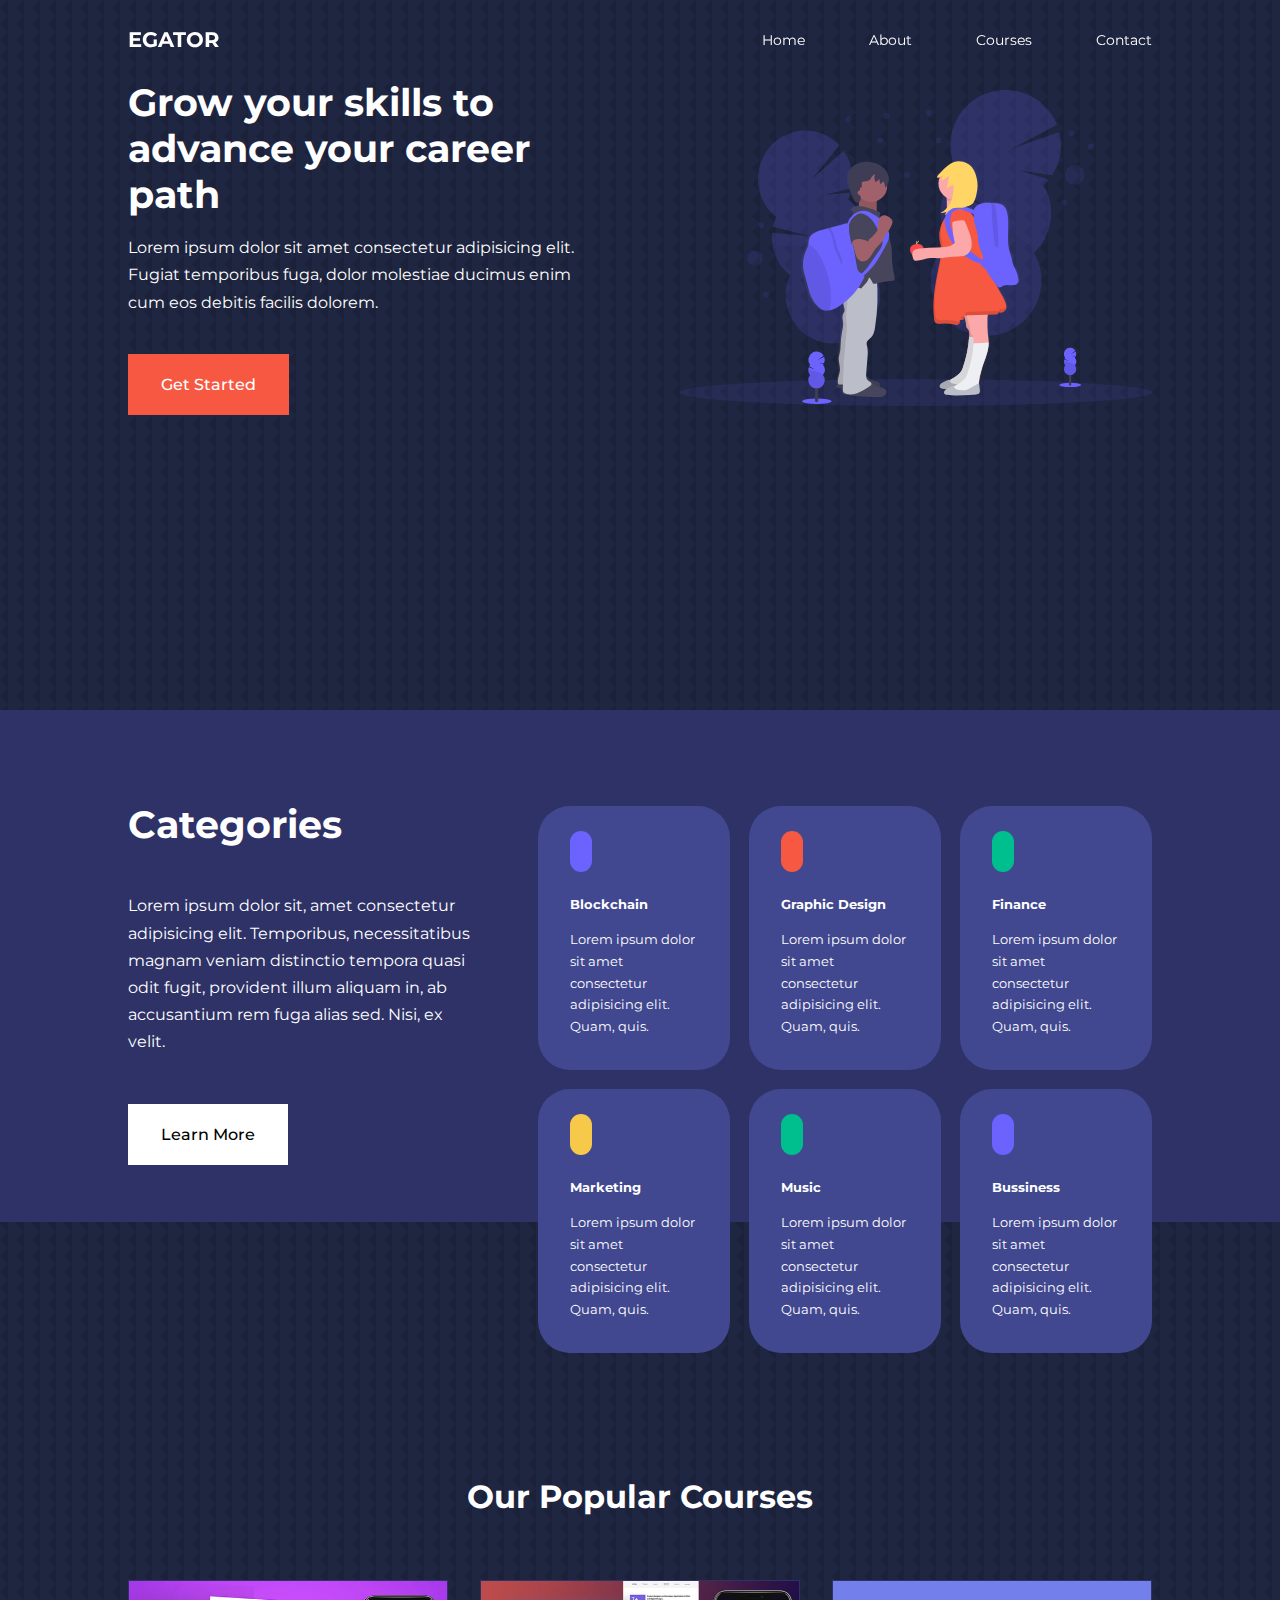
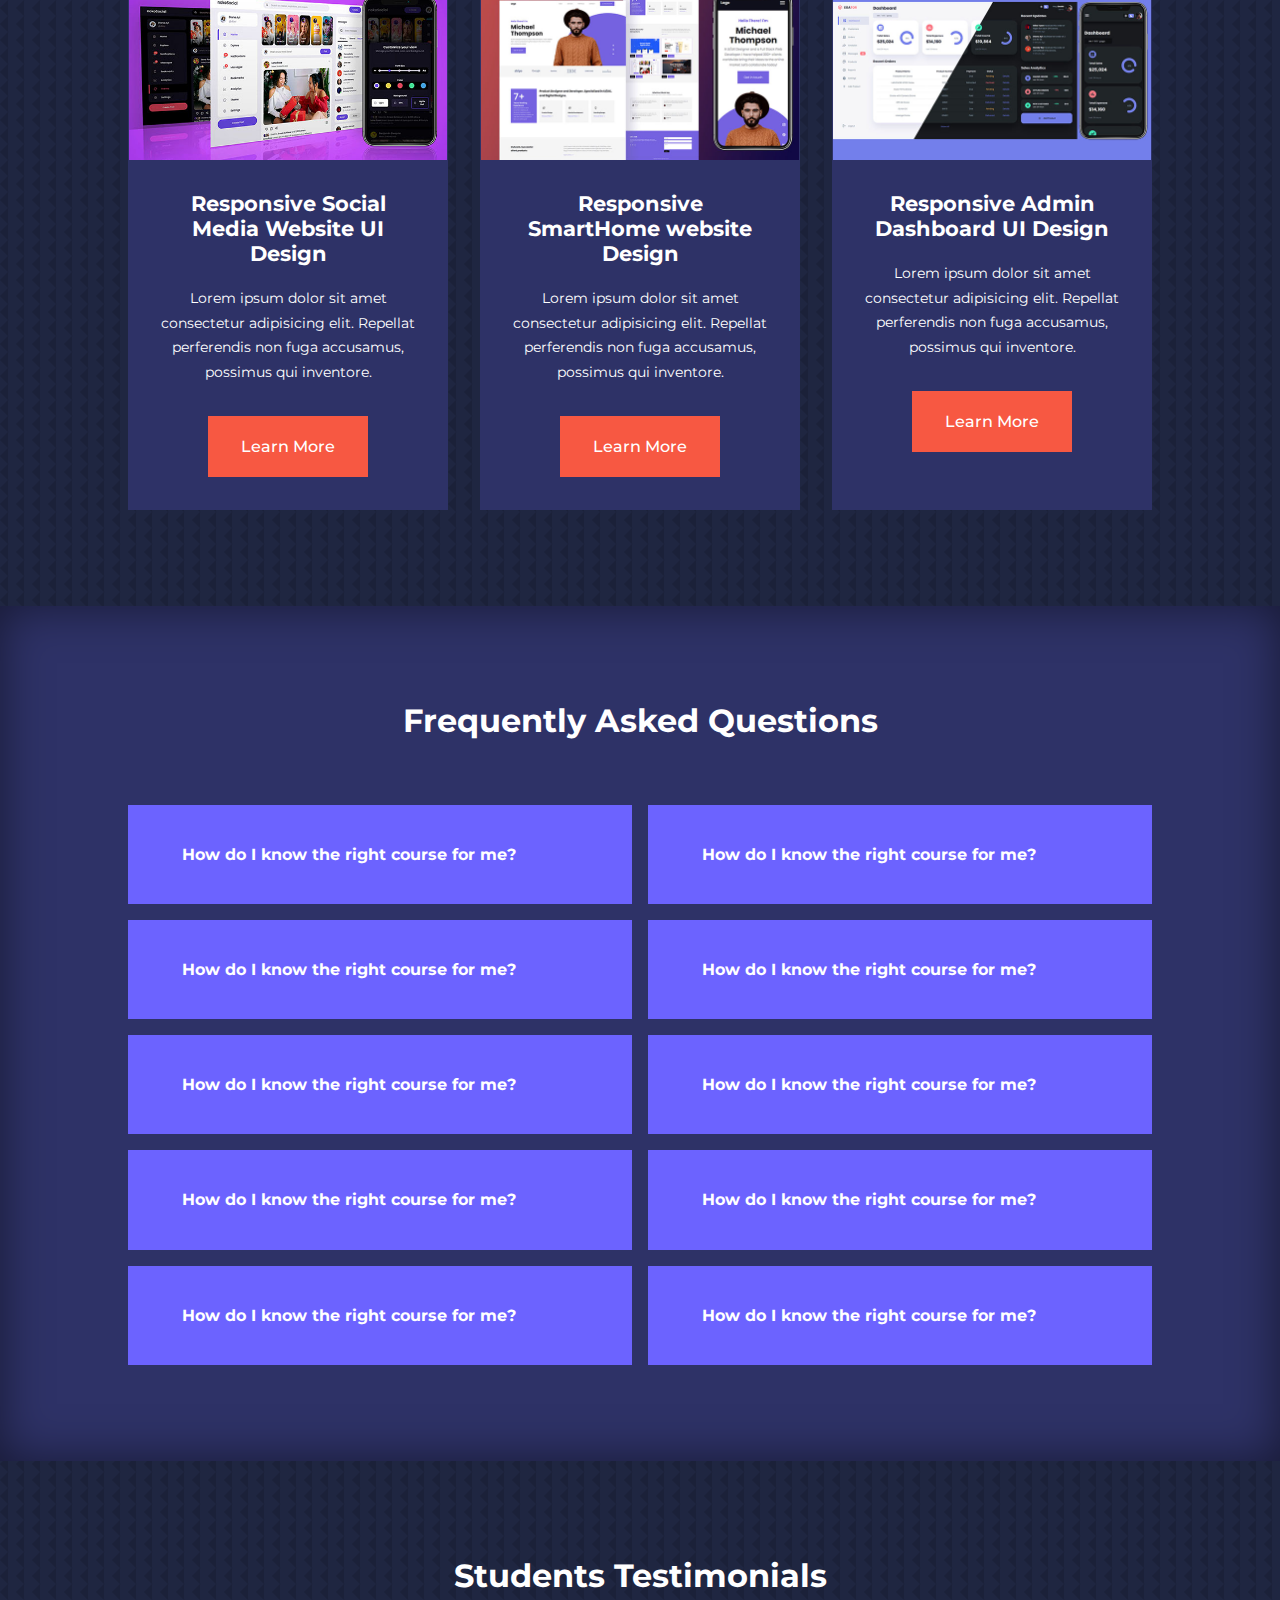
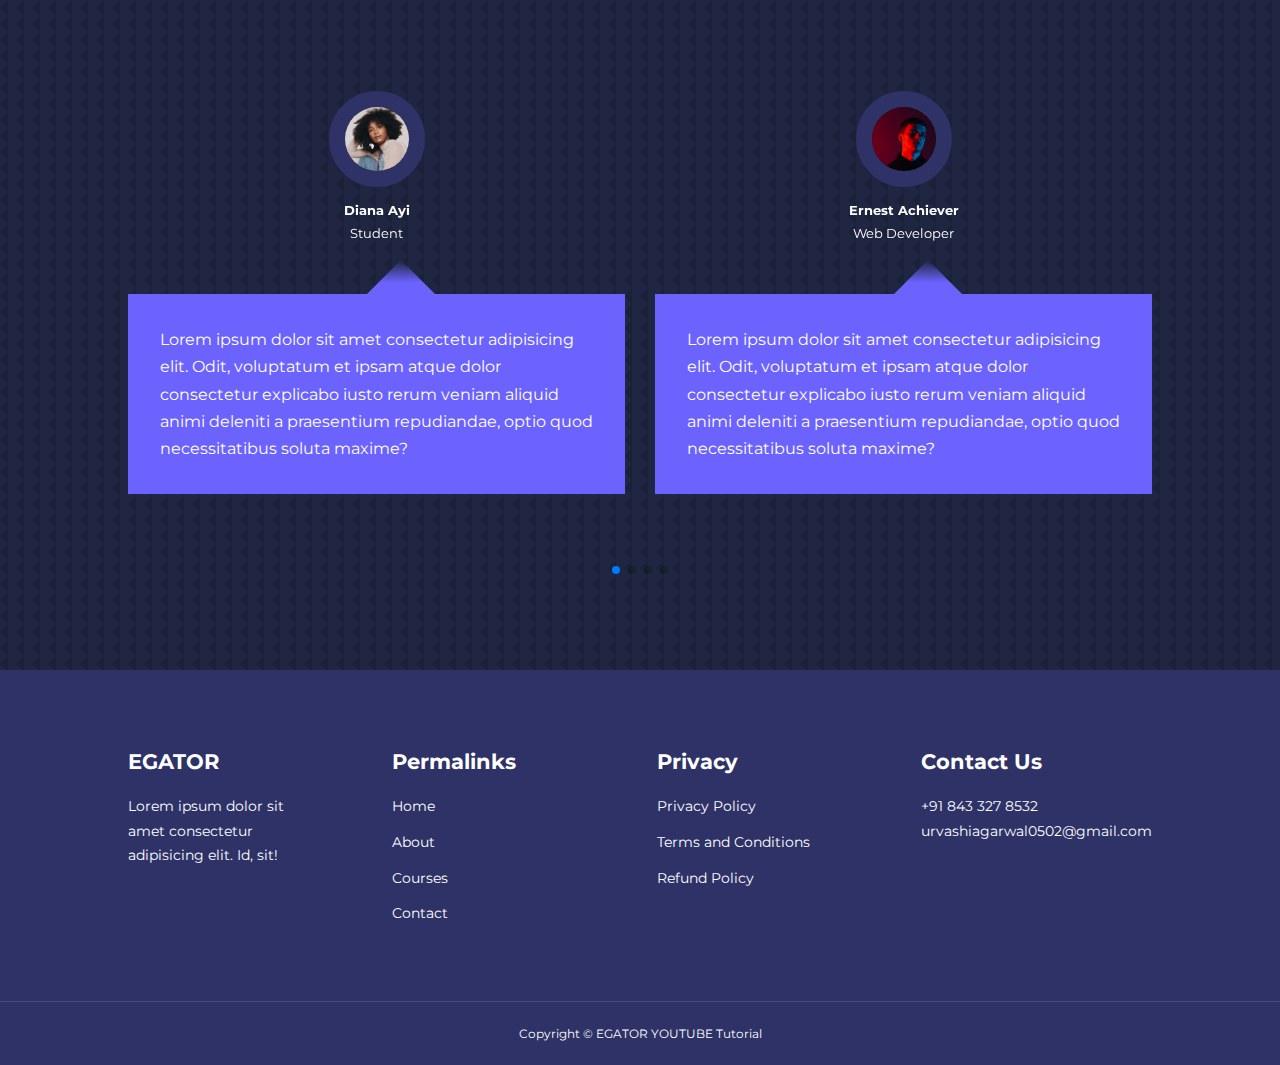
<file: index.html>
<!DOCTYPE html>
<html lang="en">
  <head>
    <meta charset="UTF-8" />
    <meta name="viewport" content="width=device-width, initial-scale=1.0" />
    <title>
      Responsive Multipage Education Website Using HTML, CSS & Javascript
    </title>
    <!--ICONSCOUT CDN-->
    <link
      rel="stylesheet"
      href="https://unicons.iconscout.com/release/v2.1.6/css/unicons.css"
    />
    <!--GOOGLE FONTS (MONTSERRAT)-->
    <link rel="preconnect" href="https://fonts.googleapis.com" />
    <link rel="preconnect" href="https://fonts.gstatic.com" crossorigin />
    <link
      href="https://fonts.googleapis.com/css2?family=Montserrat:wght@300;400;500;600;700;800;900&display=swap"
      rel="stylesheet"
    />

    <!-- SWIPER JS -->
    <link
      rel="stylesheet"
      href="https://cdn.jsdelivr.net/npm/swiper@11/swiper-bundle.min.css"
    />

    <link rel="stylesheet" href="./css/style.css" />
    <style>
      body{
        background-image: url("./images/bg-texture.png");
      }
    </style>
  </head>
  <body>
    <nav>
      <div class="container nav__container">
        <a href="index.html"><h4>EGATOR</h4></a>
        <ul class="nav__menu">
          <li><a href="index.html">Home</a></li>
          <li><a href="about.html">About</a></li>
          <li><a href="courses.html">Courses</a></li>
          <li><a href="contact.html">Contact</a></li>
        </ul>
        <button id="open-menu-btn"><i class="uil uil-bars"></i></button>
        <button id="close-menu-btn"><i class="uil uil-multiply"></i></button>
      </div>
    </nav>
    <!-- ========================END OF NAVBAR============= -->

    <header>
      <div class="container header__container">
        <div class="header__left">
          <h1>Grow your skills to advance your career path</h1>
          <p>
            Lorem ipsum dolor sit amet consectetur adipisicing elit. Fugiat
            temporibus fuga, dolor molestiae ducimus enim cum eos debitis
            facilis dolorem.
          </p>
          <a href="courses.html" class="btn btn-primary">Get Started</a>
        </div>
        <div class="header__right">
          <div class="header__right-image">
            <img src="./images/header.svg" />
          </div>
        </div>
      </div>
    </header>
    <!-- ========================END OF HEADER============= -->

    <section class="categories">
      <div class="container categories__container">
        <div class="categories__left">
          <h1>Categories</h1>
          <p>
            Lorem ipsum dolor sit, amet consectetur adipisicing elit.
            Temporibus, necessitatibus magnam veniam distinctio tempora quasi
            odit fugit, provident illum aliquam in, ab accusantium rem fuga
            alias sed. Nisi, ex velit.
          </p>
          <a href="#" class="btn">Learn More</a>
        </div>
        <div class="categories__right">
          <article class="category">
            <span class="category__icon">
              <i class="uil uil-bitcoin-circle"></i>
            </span>
            <h5>Blockchain</h5>
            <p>
              Lorem ipsum dolor sit amet consectetur adipisicing elit. Quam,
              quis.
            </p>
          </article>

          <article class="category">
            <span class="category__icon">
              <i class="uil uil-palette"></i>
            </span>
            <h5>Graphic Design</h5>
            <p>
              Lorem ipsum dolor sit amet consectetur adipisicing elit. Quam,
              quis.
            </p>
          </article>

          <article class="category">
            <span class="category__icon">
              <i class="uil uil-usd-circle"></i>
            </span>
            <h5>Finance</h5>
            <p>
              Lorem ipsum dolor sit amet consectetur adipisicing elit. Quam,
              quis.
            </p>
          </article>

          <article class="category">
            <span class="category__icon">
              <i class="uil uil-megaphone"></i>
            </span>
            <h5>Marketing</h5>
            <p>
              Lorem ipsum dolor sit amet consectetur adipisicing elit. Quam,
              quis.
            </p>
          </article>

          <article class="category">
            <span class="category__icon">
              <i class="uil uil-music"></i>
            </span>
            <h5>Music</h5>
            <p>
              Lorem ipsum dolor sit amet consectetur adipisicing elit. Quam,
              quis.
            </p>
          </article>

          <article class="category">
            <span class="category__icon">
              <i class="uil uil-puzzle-piece"></i>
            </span>
            <h5>Bussiness</h5>
            <p>
              Lorem ipsum dolor sit amet consectetur adipisicing elit. Quam,
              quis.
            </p>
          </article>
        </div>
      </div>
    </section>

    <!--==========================END OF CATEGORIES===================-->
    <section class="courses">
      <h2>Our Popular Courses</h2>
      <div class="container courses__container">
        <article class="course">
          <div class="course__image">
            <img src="./images/course1.jpg" />
          </div>
          <div class="course__info">
            <h4>Responsive Social Media Website UI Design</h4>
            <p>
              Lorem ipsum dolor sit amet consectetur adipisicing elit. Repellat
              perferendis non fuga accusamus, possimus qui inventore.
            </p>
            <a href="course.html" class="btn btn-primary">Learn More</a>
          </div>
        </article>

        <article class="course">
          <div class="course__image">
            <img src="./images/course2.jpg" />
          </div>
          <div class="course__info">
            <h4>Responsive SmartHome website Design</h4>
            <p>
              Lorem ipsum dolor sit amet consectetur adipisicing elit. Repellat
              perferendis non fuga accusamus, possimus qui inventore.
            </p>
            <a href="course.html" class="btn btn-primary">Learn More</a>
          </div>
        </article>

        <article class="course">
          <div class="course__image">
            <img src="./images/course3.jpg" />
          </div>
          <div class="course__info">
            <h4>Responsive Admin Dashboard UI Design</h4>
            <p>
              Lorem ipsum dolor sit amet consectetur adipisicing elit. Repellat
              perferendis non fuga accusamus, possimus qui inventore.
            </p>
            <a href="course.html" class="btn btn-primary">Learn More</a>
          </div>
        </article>
      </div>
    </section>
    <!--========================= END OF COURSES======================= -->

    <section class="faqs">
      <h2>Frequently Asked Questions</h2>
      <div class="container faqs__container">
        <article class="faq">
          <div class="faq__icon"><i class="uil uil-plus"></i></div>
          <div class="question__answer">
            <h4>How do I know the right course for me?</h4>
            <p>
              Lorem, ipsum dolor sit amet consectetur adipisicing elit. Magni,
              sed! Ab autem doloremque ducimus corrupti quos? Expedita,
              repellendus quisquam amet aliquid reiciendis consectetur minus
              neque, deserunt minima odio dolor vero?
            </p>
          </div>
        </article>

        <article class="faq">
          <div class="faq__icon"><i class="uil uil-plus"></i></div>
          <div class="question__answer">
            <h4>How do I know the right course for me?</h4>
            <p>
              Lorem, ipsum dolor sit amet consectetur adipisicing elit. Magni,
              sed! Ab autem doloremque ducimus corrupti quos? Expedita,
              repellendus quisquam amet aliquid reiciendis consectetur minus
              neque, deserunt minima odio dolor vero?
            </p>
          </div>
        </article>

        <article class="faq">
          <div class="faq__icon"><i class="uil uil-plus"></i></div>
          <div class="question__answer">
            <h4>How do I know the right course for me?</h4>
            <p>
              Lorem, ipsum dolor sit amet consectetur adipisicing elit. Magni,
              sed! Ab autem doloremque ducimus corrupti quos? Expedita,
              repellendus quisquam amet aliquid reiciendis consectetur minus
              neque, deserunt minima odio dolor vero?
            </p>
          </div>
        </article>

        <article class="faq">
          <div class="faq__icon"><i class="uil uil-plus"></i></div>
          <div class="question__answer">
            <h4>How do I know the right course for me?</h4>
            <p>
              Lorem, ipsum dolor sit amet consectetur adipisicing elit. Magni,
              sed! Ab autem doloremque ducimus corrupti quos? Expedita,
              repellendus quisquam amet aliquid reiciendis consectetur minus
              neque, deserunt minima odio dolor vero?
            </p>
          </div>
        </article>

        <article class="faq">
          <div class="faq__icon"><i class="uil uil-plus"></i></div>
          <div class="question__answer">
            <h4>How do I know the right course for me?</h4>
            <p>
              Lorem, ipsum dolor sit amet consectetur adipisicing elit. Magni,
              sed! Ab autem doloremque ducimus corrupti quos? Expedita,
              repellendus quisquam amet aliquid reiciendis consectetur minus
              neque, deserunt minima odio dolor vero?
            </p>
          </div>
        </article>

        <article class="faq">
          <div class="faq__icon"><i class="uil uil-plus"></i></div>
          <div class="question__answer">
            <h4>How do I know the right course for me?</h4>
            <p>
              Lorem, ipsum dolor sit amet consectetur adipisicing elit. Magni,
              sed! Ab autem doloremque ducimus corrupti quos? Expedita,
              repellendus quisquam amet aliquid reiciendis consectetur minus
              neque, deserunt minima odio dolor vero?
            </p>
          </div>
        </article>

        <article class="faq">
          <div class="faq__icon"><i class="uil uil-plus"></i></div>
          <div class="question__answer">
            <h4>How do I know the right course for me?</h4>
            <p>
              Lorem, ipsum dolor sit amet consectetur adipisicing elit. Magni,
              sed! Ab autem doloremque ducimus corrupti quos? Expedita,
              repellendus quisquam amet aliquid reiciendis consectetur minus
              neque, deserunt minima odio dolor vero?
            </p>
          </div>
        </article>

        <article class="faq">
          <div class="faq__icon"><i class="uil uil-plus"></i></div>
          <div class="question__answer">
            <h4>How do I know the right course for me?</h4>
            <p>
              Lorem, ipsum dolor sit amet consectetur adipisicing elit. Magni,
              sed! Ab autem doloremque ducimus corrupti quos? Expedita,
              repellendus quisquam amet aliquid reiciendis consectetur minus
              neque, deserunt minima odio dolor vero?
            </p>
          </div>
        </article>

        <article class="faq">
          <div class="faq__icon"><i class="uil uil-plus"></i></div>
          <div class="question__answer">
            <h4>How do I know the right course for me?</h4>
            <p>
              Lorem, ipsum dolor sit amet consectetur adipisicing elit. Magni,
              sed! Ab autem doloremque ducimus corrupti quos? Expedita,
              repellendus quisquam amet aliquid reiciendis consectetur minus
              neque, deserunt minima odio dolor vero?
            </p>
          </div>
        </article>

        <article class="faq">
          <div class="faq__icon"><i class="uil uil-plus"></i></div>
          <div class="question__answer">
            <h4>How do I know the right course for me?</h4>
            <p>
              Lorem, ipsum dolor sit amet consectetur adipisicing elit. Magni,
              sed! Ab autem doloremque ducimus corrupti quos? Expedita,
              repellendus quisquam amet aliquid reiciendis consectetur minus
              neque, deserunt minima odio dolor vero?
            </p>
          </div>
        </article>
      </div>
    </section>

    <!-- =================END OF FAQs================== -->

    <section class="container testimonials__container mySwiper">
      <h2>Students Testimonials</h2>
      <div class="swiper-wrapper">
        <article class="testimonial swiper-slide">
          <div class="avatar">
            <img src="./images/avatar1.jpg" />
          </div>
          <div class="testimonial__info">
            <h5>Diana Ayi</h5>
            <small>Student</small>
          </div>
          <div class="testimonial__body">
            <p>
              Lorem ipsum dolor sit amet consectetur adipisicing elit. Odit,
              voluptatum et ipsam atque dolor consectetur explicabo iusto rerum
              veniam aliquid animi deleniti a praesentium repudiandae, optio
              quod necessitatibus soluta maxime?
            </p>
          </div>
        </article>

        <article class="testimonial swiper-slide">
          <div class="avatar">
            <img src="./images/avatar2.jpg" />
          </div>
          <div class="testimonial__info">
            <h5>Ernest Achiever</h5>
            <small>Web Developer</small>
          </div>
          <div class="testimonial__body">
            <p>
              Lorem ipsum dolor sit amet consectetur adipisicing elit. Odit,
              voluptatum et ipsam atque dolor consectetur explicabo iusto rerum
              veniam aliquid animi deleniti a praesentium repudiandae, optio
              quod necessitatibus soluta maxime?
            </p>
          </div>
        </article>

        <article class="testimonial swiper-slide">
          <div class="avatar">
            <img src="./images/avatar3.jpg" />
          </div>
          <div class="testimonial__info">
            <h5>Edem Quist</h5>
            <small>Student</small>
          </div>
          <div class="testimonial__body">
            <p>
              Lorem ipsum dolor sit amet consectetur adipisicing elit. Odit,
              voluptatum et ipsam atque dolor consectetur explicabo iusto rerum
              veniam aliquid animi deleniti a praesentium repudiandae, optio
              quod necessitatibus soluta maxime?
            </p>
          </div>
        </article>

        <article class="testimonial swiper-slide">
          <div class="avatar">
            <img src="./images/avatar4.jpg" />
          </div>
          <div class="testimonial__info">
            <h5>Hajia Bintu</h5>
            <small>Student</small>
          </div>
          <div class="testimonial__body">
            <p>
              Lorem ipsum dolor sit amet consectetur adipisicing elit. Odit,
              voluptatum et ipsam atque dolor consectetur explicabo iusto rerum
              veniam aliquid animi deleniti a praesentium repudiandae, optio
              quod necessitatibus soluta maxime?
            </p>
          </div>
        </article>

        <article class="testimonial swiper-slide">
          <div class="avatar">
            <img src="./images/avatar5.jpg" />
          </div>
          <div class="testimonial__info">
            <h5>Jane Doe</h5>
            <small>Student</small>
          </div>
          <div class="testimonial__body">
            <p>
              Lorem ipsum dolor sit amet consectetur adipisicing elit. Odit,
              voluptatum et ipsam atque dolor consectetur explicabo iusto rerum
              veniam aliquid animi deleniti a praesentium repudiandae, optio
              quod necessitatibus soluta maxime?
            </p>
          </div>
        </article>
      </div>
      <div class="swiper-pagination"></div>
    </section>

    <!-- =====END OF TESTIMONIALS===== -->

    <footer class="footer">
      <div class="container footer__container">
        <div class="footer__1">
          <a href="index.html" class="footer__logo"><h4>EGATOR</h4></a>
          <p>
            Lorem ipsum dolor sit amet consectetur adipisicing elit. Id, sit!
          </p>
        </div>
        <div class="footer__2">
          <h4>Permalinks</h4>
          <ul class="permalinks">
            <li><a href="index.html">Home</a></li>
            <li><a href="about.html">About</a></li>
            <li><a href="courses.html">Courses</a></li>
            <li><a href="contact.html">Contact</a></li>
          </ul>
        </div>

        <div class="footer__3">
          <h4>Privacy</h4>
          <ul class="privacy">
            <li><a href="#">Privacy Policy</a></li>
            <li><a href="#"> Terms and Conditions</a></li>
            <li><a href="#">Refund Policy</a></li>
          </ul>
        </div>

        <div class="footer__4">
          <h4>Contact Us</h4>
          <div>
            <p>+91 843 327 8532</p>
            <p>urvashiagarwal0502@gmail.com</p>
          </div>
          <ul class="footer__socials">
            <li>
              <a href="#"> <i class="uil uil-facebook-f"></i></a>
            </li>
            <li>
              <a href="#"> <i class="uil uil-instagram-alt"></i></a>
            </li>
            <li>
              <a href="#"> <i class="uil uil-twitter"></i></a>
            </li>
            <li>
              <a href="#"> <i class="uil uil-linkedin-alt"></i></a>
            </li>
          </ul>
        </div>
      </div>
      <div class="footer__copyright">
        <small> Copyright &copy; EGATOR YOUTUBE Tutorial </small>
      </div>
    </footer>

    <script src="https://cdn.jsdelivr.net/npm/swiper@11/swiper-bundle.min.js"></script>
    <script src="./main.js"></script>

    <script>
      var swiper = new Swiper(".mySwiper", {
        slidesPerView: 1,
        spaceBetween: 30,
        pagination: {
          el: ".swiper-pagination",
          clickable: true,
        },
        //    when window width is >= 600px
        breakpoints: {
          600: {
            slidesPerView: 2,
          },
        },
      });
    </script>
  </body>
</html>
</file>
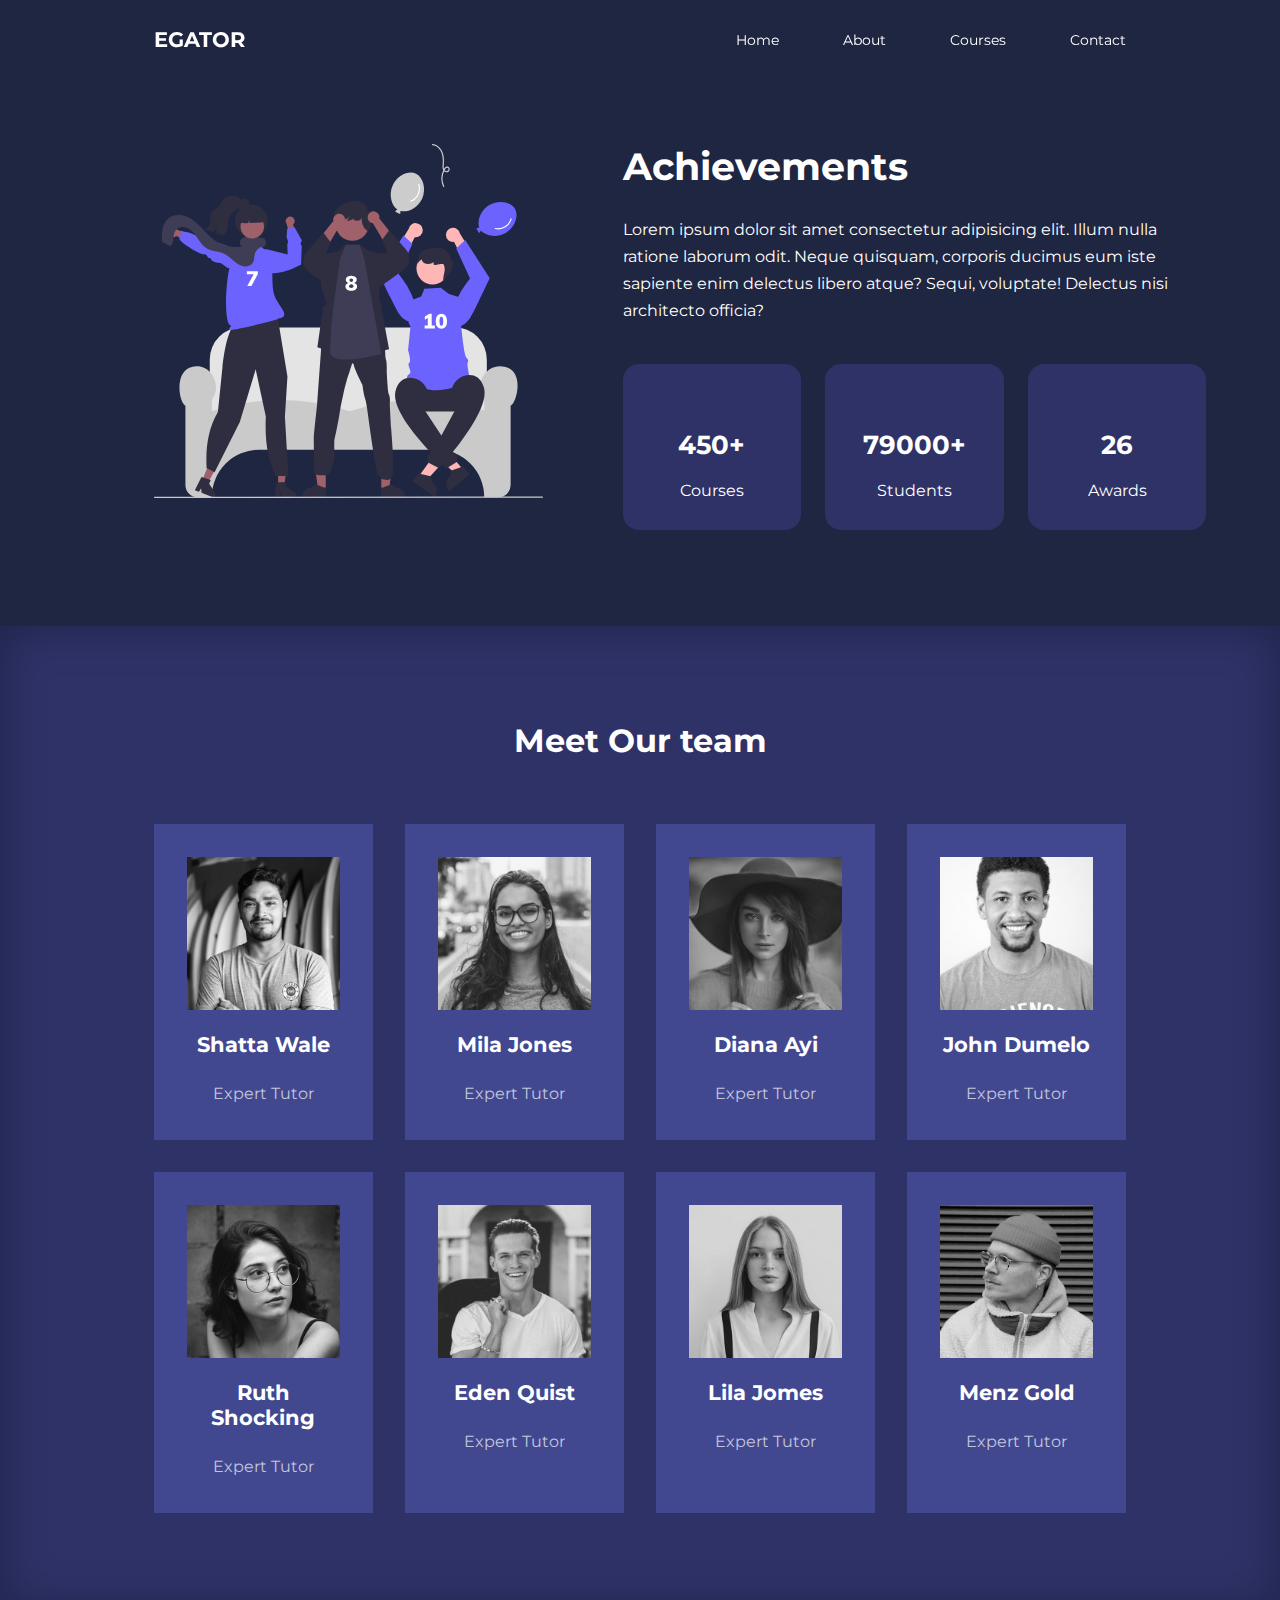
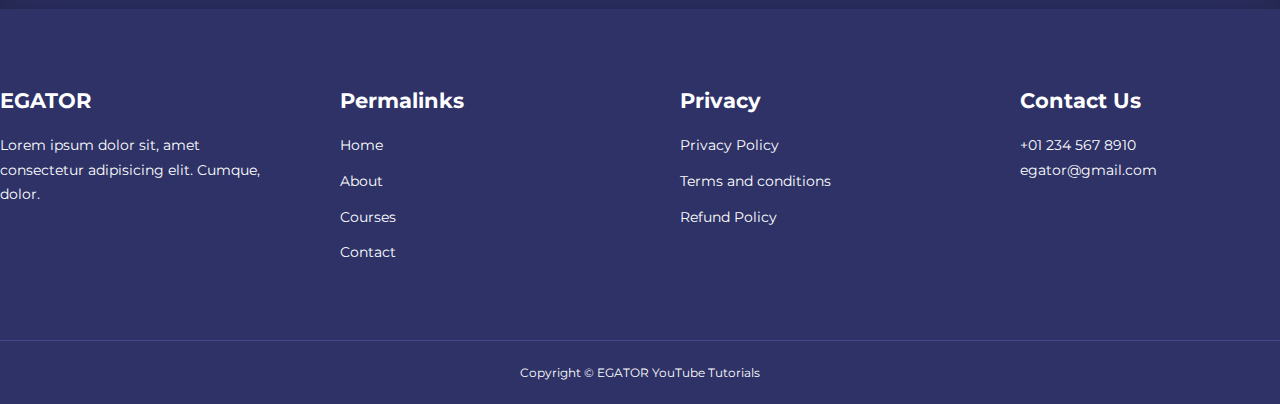
<file: about.html>
<!DOCTYPE html>
<html lang="en">
  <head>
    <meta charset="UTF-8" />
    <meta name="viewport" content="width=device-width, initial-scale=1.0" />
    <title>
      Responsive Multipage Education Website Using HTML, CSS & Javascript
    </title>

    <!--ICONSCOUT CDN-->
    <link rel="stylesheet" href="https://unicons.iconscout.com/release/v2.1.6/css/unicons.css"/>

    <!--GOOGLE FONTS (MONTSERRAT)-->
    <link rel="preconnect" href="https://fonts.googleapis.com" />
    <link rel="preconnect" href="https://fonts.gstatic.com" crossorigin />
    <link href="https://fonts.googleapis.com/css2?family=Montserrat:wght@300;400;500;600;700;800;900&display=swap" rel="stylesheet"/>


    <link rel="stylesheet" href="./css/style.css"/>
    <link rel="stylesheet" href="./css/about.css"/>


</head>
<body>
    <nav>
      <div class="container nav__container">
        <a href="index.html"><h4>EGATOR</h4></a>
        <ul class="nav__menu">
          <li><a href="index.html">Home</a></li>
          <li><a href="about.html">About</a></li>
          <li><a href="courses.html">Courses</a></li>
          <li><a href="contact.html">Contact</a></li>
        </ul>
        <button id="open-menu-btn"><i class="uil uil-bars"></i></button>
        <button id="close-menu-btn"><i class="uil uil-multiply"></i></button>
      </div>
    </nav>

    <!--End of Navbar-->

    <!--Achievemnet Section-->
    <section class="about__achievements">
        <div class="container about__achievements__container">
            <div class="about__achievements__left">
                <img src="./images/about achievements.svg">
            </div>

            <div class="about__achievements__right">
                <h1>Achievements</h1>
                <p>Lorem ipsum dolor sit amet consectetur adipisicing elit. Illum nulla ratione laborum odit. 
                Neque quisquam, corporis ducimus eum iste sapiente enim delectus libero atque? Sequi, 
                voluptate! Delectus nisi architecto officia?</p>
                <div class="achievements__cards">
                    <article class="achievement__card">
                        <span class="achievement_icon">
                            <i class="ui; uil-video"></i>
                        </span>
                        <h3>450+</h3>
                        <p>Courses</p>
                    </article>

                    <article class="achievement__card">
                        <span class="achievement_icon">
                            <i class="ui; uil-users-alt"></i>
                        </span>
                        <h3>79000+</h3>
                        <p>Students</p>
                    </article>

                    <article class="achievement__card">
                        <span class="achievement_icon">
                            <i class="ui; uil-trophy"></i>
                        </span>
                        <h3>26</h3>
                        <p>Awards</p>
                    </article>
                </div>
            </div>
        </div>
    </section>
    <!--end ofAchievemnet Section-->

    <!--team section-->
    <section class="team">
        <h2>Meet Our team</h2>
        <div class="container team__container">
            <article class="team__member">
                <div class="team__member__image">
                    <img src="./images/tm1.jpg" alt="">
                </div>
                <div class="team__member__info">
                    <h4>Shatta Wale</h4>
                    <p>Expert Tutor</p>
                </div>
                <div class="team__member__socials">
                    <a href="https://instagram.com" target="_blank"><i class="uil uil-instagram-alt"></i></a>
                    <a href="https://twitter.com" target="_blank"><i class="uil uil-twitter"></i></a>
                    <a href="https://linkedin.com" target="_blank"><i class="uil uil-linkedin-alt"></i></a>
                </div>
            </article>

            <article class="team__member">
                <div class="team__member__image">
                    <img src="./images/tm2.jpg" alt="">
                </div>
                <div class="team__member__info">
                    <h4>Mila Jones</h4>
                    <p>Expert Tutor</p>
                </div>
                <div class="team__member__socials">
                    <a href="https://instagram.com" target="_blank"><i class="uil uil-instagram-alt"></i></a>
                    <a href="https://twitter.com" target="_blank"><i class="uil uil-twitter"></i></a>
                    <a href="https://linkedin.com" target="_blank"><i class="uil uil-linkedin-alt"></i></a>
                </div>
            </article>

            <article class="team__member">
                <div class="team__member__image">
                    <img src="./images/tm3.jpg" alt="">
                </div>
                <div class="team__member__info">
                    <h4>Diana Ayi</h4>
                    <p>Expert Tutor</p>
                </div>
                <div class="team__member__socials">
                    <a href="https://instagram.com" target="_blank"><i class="uil uil-instagram-alt"></i></a>
                    <a href="https://twitter.com" target="_blank"><i class="uil uil-twitter"></i></a>
                    <a href="https://linkedin.com" target="_blank"><i class="uil uil-linkedin-alt"></i></a>
                </div>
            </article>

            <article class="team__member">
                <div class="team__member__image">
                    <img src="./images/tm4.jpg" alt="">
                </div>
                <div class="team__member__info">
                    <h4>John Dumelo</h4>
                    <p>Expert Tutor</p>
                </div>
                <div class="team__member__socials">
                    <a href="https://instagram.com" target="_blank"><i class="uil uil-instagram-alt"></i></a>
                    <a href="https://twitter.com" target="_blank"><i class="uil uil-twitter"></i></a>
                    <a href="https://linkedin.com" target="_blank"><i class="uil uil-linkedin-alt"></i></a>
                </div>
            </article>

            <article class="team__member">
                <div class="team__member__image">
                    <img src="./images/tm5.jpg" alt="">
                </div>
                <div class="team__member__info">
                    <h4>Ruth Shocking</h4>
                    <p>Expert Tutor</p>
                </div>
                <div class="team__member__socials">
                    <a href="https://instagram.com" target="_blank"><i class="uil uil-instagram-alt"></i></a>
                    <a href="https://twitter.com" target="_blank"><i class="uil uil-twitter"></i></a>
                    <a href="https://linkedin.com" target="_blank"><i class="uil uil-linkedin-alt"></i></a>
                </div>
            </article>

            <article class="team__member">
                <div class="team__member__image">
                    <img src="./images/tm6.jpg" alt="">
                </div>
                <div class="team__member__info">
                    <h4>Eden Quist</h4>
                    <p>Expert Tutor</p>
                </div>
                <div class="team__member__socials">
                    <a href="https://instagram.com" target="_blank"><i class="uil uil-instagram-alt"></i></a>
                    <a href="https://twitter.com" target="_blank"><i class="uil uil-twitter"></i></a>
                    <a href="https://linkedin.com" target="_blank"><i class="uil uil-linkedin-alt"></i></a>
                </div>
            </article>

            <article class="team__member">
                <div class="team__member__image">
                    <img src="./images/tm7.jpg" alt="">
                </div>
                <div class="team__member__info">
                    <h4>Lila Jomes</h4>
                    <p>Expert Tutor</p>
                </div>
                <div class="team__member__socials">
                    <a href="https://instagram.com" target="_blank"><i class="uil uil-instagram-alt"></i></a>
                    <a href="https://twitter.com" target="_blank"><i class="uil uil-twitter"></i></a>
                    <a href="https://linkedin.com" target="_blank"><i class="uil uil-linkedin-alt"></i></a>
                </div>
            </article>

            <article class="team__member">
                <div class="team__member__image">
                    <img src="./images/tm8.jpg" alt="">
                </div>
                <div class="team__member__info">
                    <h4>Menz Gold</h4>
                    <p>Expert Tutor</p>
                </div>
                <div class="team__member__socials">
                    <a href="https://instagram.com" target="_blank"><i class="uil uil-instagram-alt"></i></a>
                    <a href="https://twitter.com" target="_blank"><i class="uil uil-twitter"></i></a>
                    <a href="https://linkedin.com" target="_blank"><i class="uil uil-linkedin-alt"></i></a>
                </div>
            </article>

        </div>
    </section>
    <!--End of Team section-->

     <!--Footer Section-->
     <footer>
        <div class="conatiner footer__container">
            <div class="footer__1">
                <a href="index.html" class="footer__logo"><h4>EGATOR</h4></a>
                <p>Lorem ipsum dolor sit, amet consectetur adipisicing elit. Cumque, dolor.</p>
            </div>

            <div class="footer__2">
                <h4>Permalinks</h4>
                <ul class="permalinks">
                    <li><a href="index.html">Home</a></li>
                    <li><a href="about.html">About</a></li>
                    <li><a href="courses.html">Courses</a></li>
                    <li><a href="contact.html">Contact</a></li>
                </ul>
            </div>

            <div class="footer__3">
                <h4>Privacy</h4>
                <ul class="privacy">
                    <li><a href="#">Privacy Policy</a></li>
                    <li><a href="#">Terms and conditions</a></li>
                    <li><a href="#">Refund Policy</a></li>
                </ul>
            </div>

            <div class="footer__4">
                <h4>Contact Us</h4>
                <div>
                    <p>+01 234 567 8910</p>
                    <p>egator@gmail.com</p>
                </div>

                <ul class="footer__socials">
                    <li><a href="#"><i class="uil uil-facebook-f"></i></a></li>
                    <li><a href="#"><i class="uil uil-instagram-alt"></i></a></li>
                    <li><a href="#"><i class="uil uil-twitter"></i></a></li>
                    <li><a href="#"><i class="uil uil-linkedin-alt"></i></a></li>
                </ul>
        </div>
        </div>

    <div class="footer__copyright">
        <small>Copyright &copy; EGATOR YouTube Tutorials</small>
    </div>
    </footer>
    <!--End of Footer Sction-->

    <script src="main.js"></script>
</body>
</html>
</file>
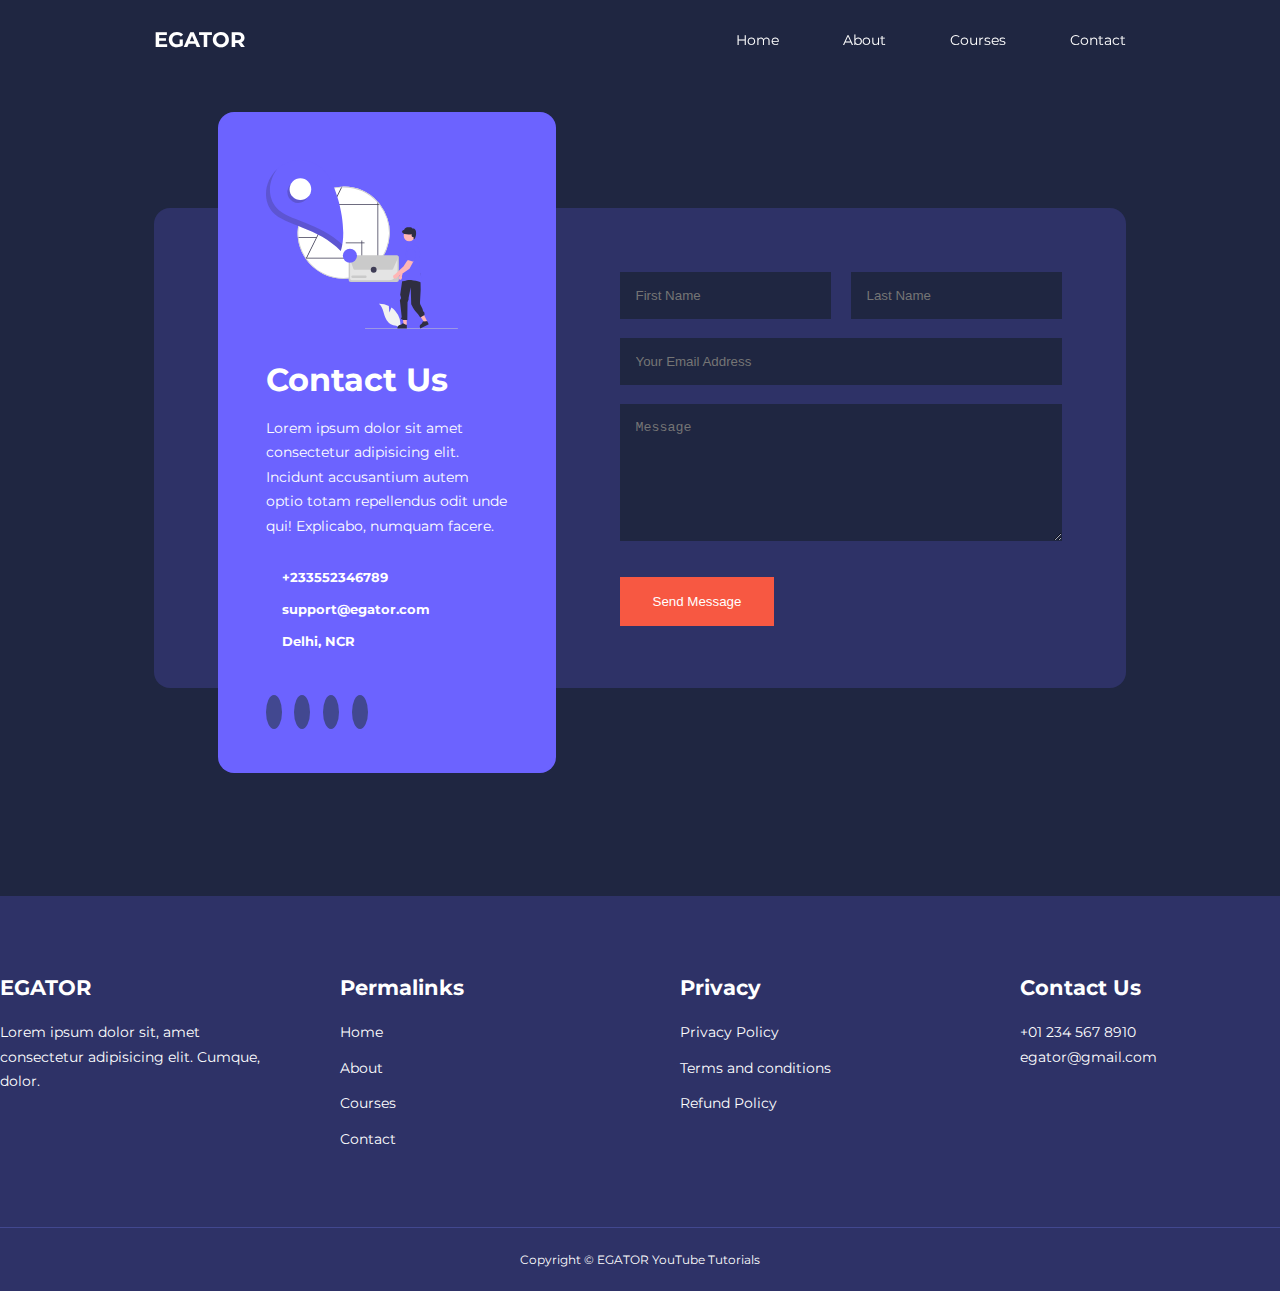
<file: contact.html>
<!DOCTYPE html>
<html lang="en">
  <head>
    <meta charset="UTF-8" />
    <meta name="viewport" content="width=device-width, initial-scale=1.0" />
    <title>
      Responsive Multipage Education Website Using HTML, CSS & Javascript
    </title>

    <!--ICONSCOUT CDN-->
    <link rel="stylesheet" href="https://unicons.iconscout.com/release/v2.1.6/css/unicons.css"/>

    <!--GOOGLE FONTS (MONTSERRAT)-->
    <link rel="preconnect" href="https://fonts.googleapis.com" />
    <link rel="preconnect" href="https://fonts.gstatic.com" crossorigin />
    <link href="https://fonts.googleapis.com/css2?family=Montserrat:wght@300;400;500;600;700;800;900&display=swap" rel="stylesheet"/>

    <!--stylesheet-->
    <link rel="stylesheet" href="./css/style.css"/>
    <link rel="stylesheet" href="./css/contact.css"/>


</head>
<body>
    <nav>
      <div class="container nav__container">
        <a href="index.html"><h4>EGATOR</h4></a>
        <ul class="nav__menu">
          <li><a href="index.html">Home</a></li>
          <li><a href="about.html">About</a></li>
          <li><a href="courses.html">Courses</a></li>
          <li><a href="contact.html">Contact</a></li>
        </ul>
        <button id="open-menu-btn"><i class="uil uil-bars"></i></button>
        <button id="close-menu-btn"><i class="uil uil-multiply"></i></button>
      </div>
    </nav>

    <!--End of Navbar-->

    <!--Contact section-->
    <section class="contact">
        <div class="container contact__container">

            <aside class="contact__aside">
                <div class="aside__image">
                    <img src="./images/contact.svg" alt="">
                </div>
                <h2>Contact Us</h2>
                <p>Lorem ipsum dolor sit amet consectetur adipisicing elit. Incidunt accusantium autem optio totam repellendus odit unde qui! Explicabo, numquam facere.</p>
                <ul class="contact__details">
                    <li><i class="uil uil-phone-times"></i> <h5>+233552346789</h5> </li>
                    <li><i class="uil uil-envelope"></i><h5>support@egator.com</h5></li>
                    <li> <i class="uil uil-location-point"></i><h5>Delhi, NCR</h5> </li>
                </ul>
                    <ul class="contact__socials">
                        <li><a href="https://facebook.com"><i class="uil uil-facebook-f"></i></a></li>
                        <li><a href="https://instagram.com"><i class="uil uil-instagram-alt"></i></a></li>
                        <li><a href="https://twitter.com"><i class="uil uil-twitter"></i></a></li>
                        <li><a href="https://linkedin.com"><i class="uil uil-linkedin-alt"></i></a></li>
                    </ul>
            </aside>

            <form action="https://formspree.io/f/mqkvorgw" method="POST" class="contact__form">
                <div class="form__name">
                    <input type="text" name="First Name" placeholder="First Name" required>
                    <input type="text" name="Last Name" placeholder="Last Name" required>
                </div>
                <input type="email" name="Email Address" placeholder="Your Email Address" required>
                <textarea name="Message" rows="7" placeholder="Message"></textarea>
                <button type="submit" class="btn btn-primary">Send Message</button>
            </form>
        </div>
    </section>
    <!--End of contact section-->

        <!--Footer Section-->
        <footer>
            <div class="conatiner footer__container">
                <div class="footer__1">
                    <a href="index.html" class="footer__logo"><h4>EGATOR</h4></a>
                    <p>Lorem ipsum dolor sit, amet consectetur adipisicing elit. Cumque, dolor.</p>
                </div>
    
                <div class="footer__2">
                    <h4>Permalinks</h4>
                    <ul class="permalinks">
                        <li><a href="index.html">Home</a></li>
                        <li><a href="about.html">About</a></li>
                        <li><a href="courses.html">Courses</a></li>
                        <li><a href="contact.html">Contact</a></li>
                    </ul>
                </div>
    
                <div class="footer__3">
                    <h4>Privacy</h4>
                    <ul class="privacy">
                        <li><a href="#">Privacy Policy</a></li>
                        <li><a href="#">Terms and conditions</a></li>
                        <li><a href="#">Refund Policy</a></li>
                    </ul>
                </div>
    
                <div class="footer__4">
                    <h4>Contact Us</h4>
                    <div>
                        <p>+01 234 567 8910</p>
                        <p>egator@gmail.com</p>
                    </div>
    
                    <ul class="footer__socials">
                        <li><a href="#"><i class="uil uil-facebook-f"></i></a></li>
                        <li><a href="#"><i class="uil uil-instagram-alt"></i></a></li>
                        <li><a href="#"><i class="uil uil-twitter"></i></a></li>
                        <li><a href="#"><i class="uil uil-linkedin-alt"></i></a></li>
                    </ul>
            </div>
            </div>
    
        <div class="footer__copyright">
            <small>Copyright &copy; EGATOR YouTube Tutorials</small>
        </div>
        </footer>
        <!--End of Footer Sction-->
    
        <script src="main.js"></script>
    </body>
    </html>
</file>
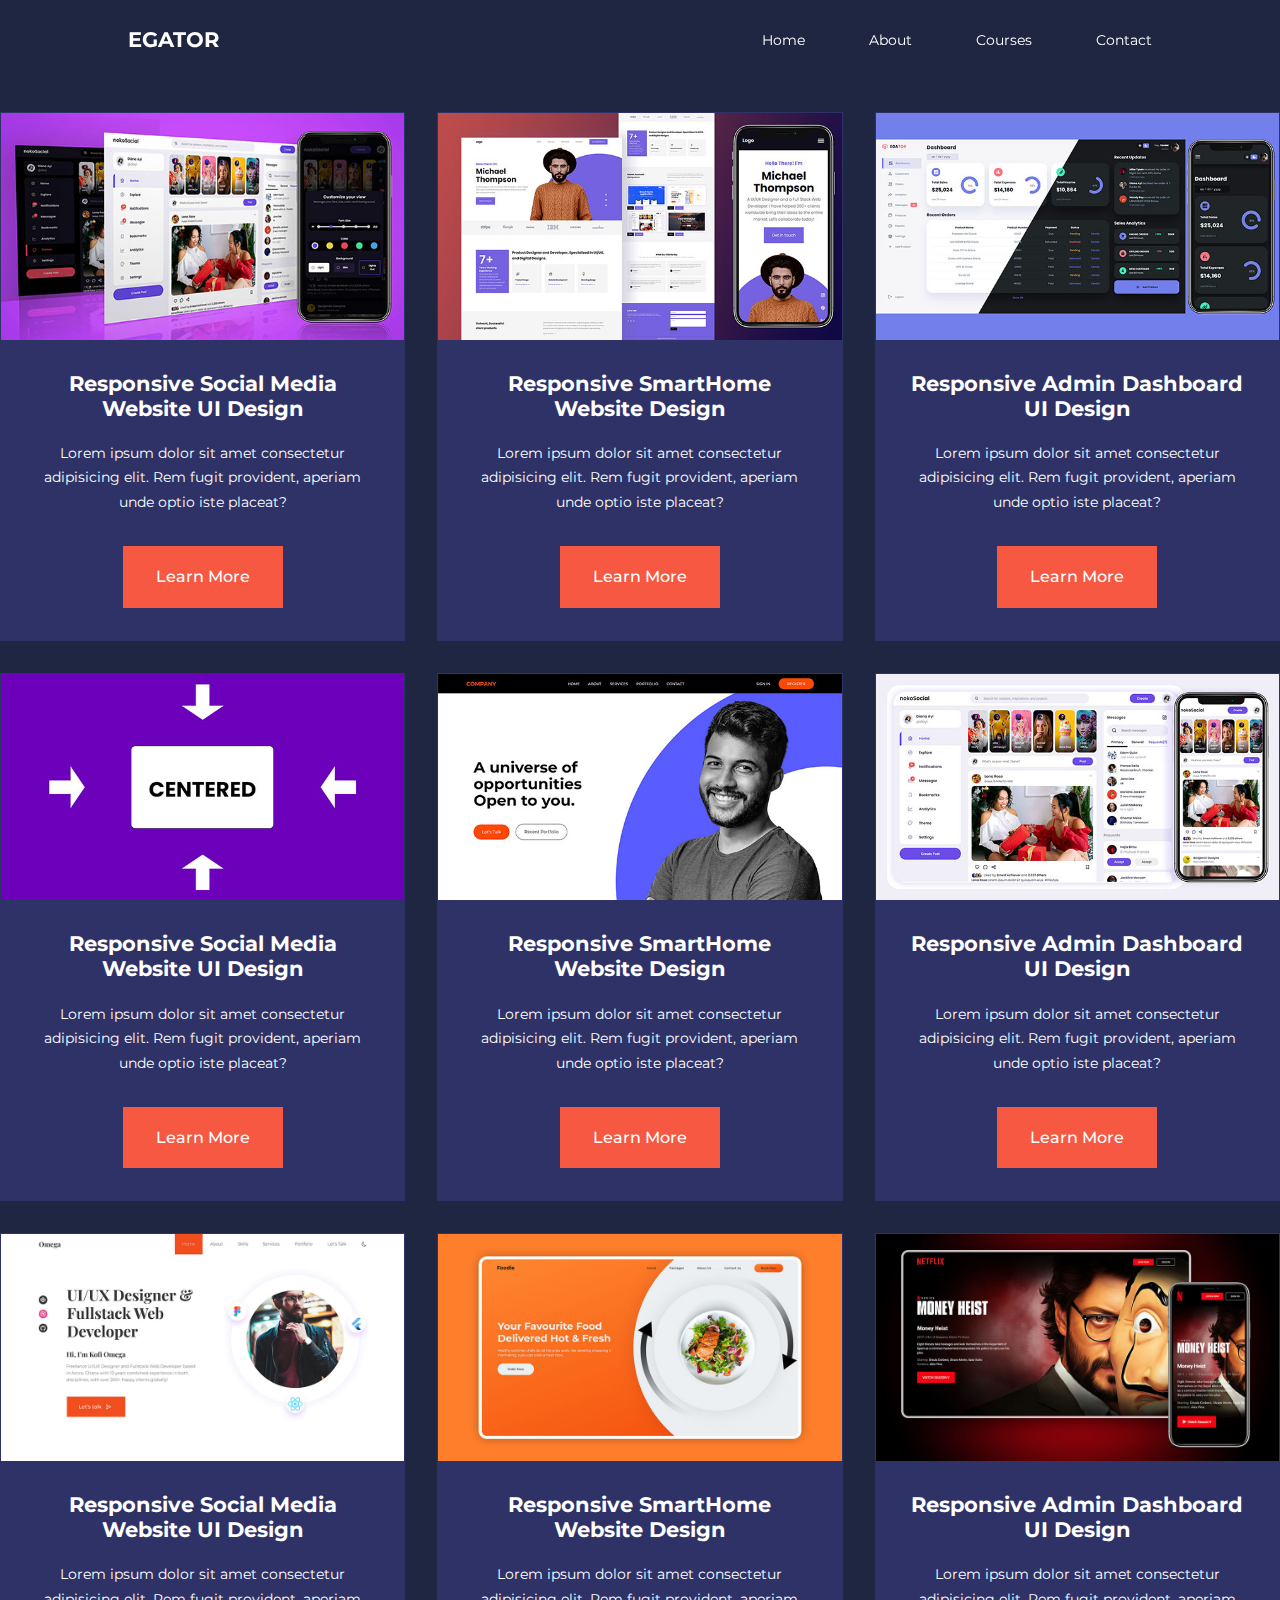
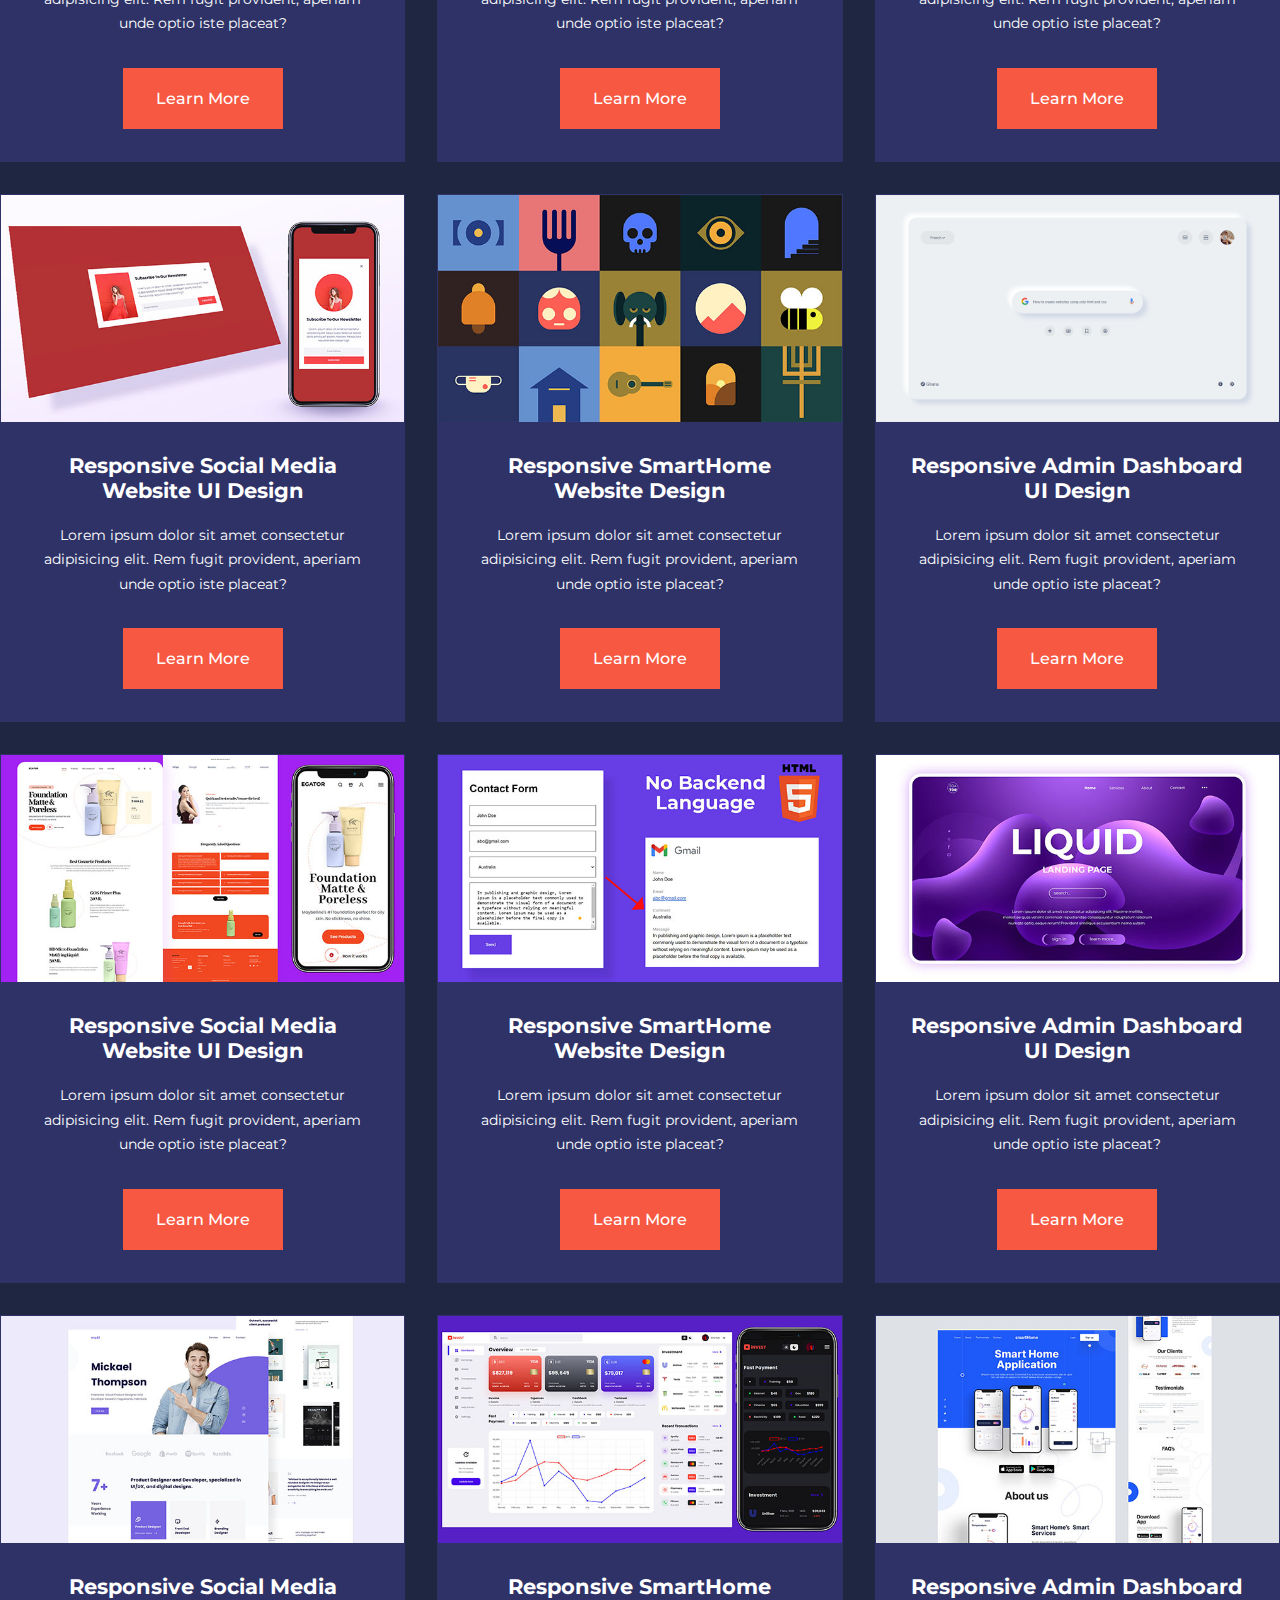
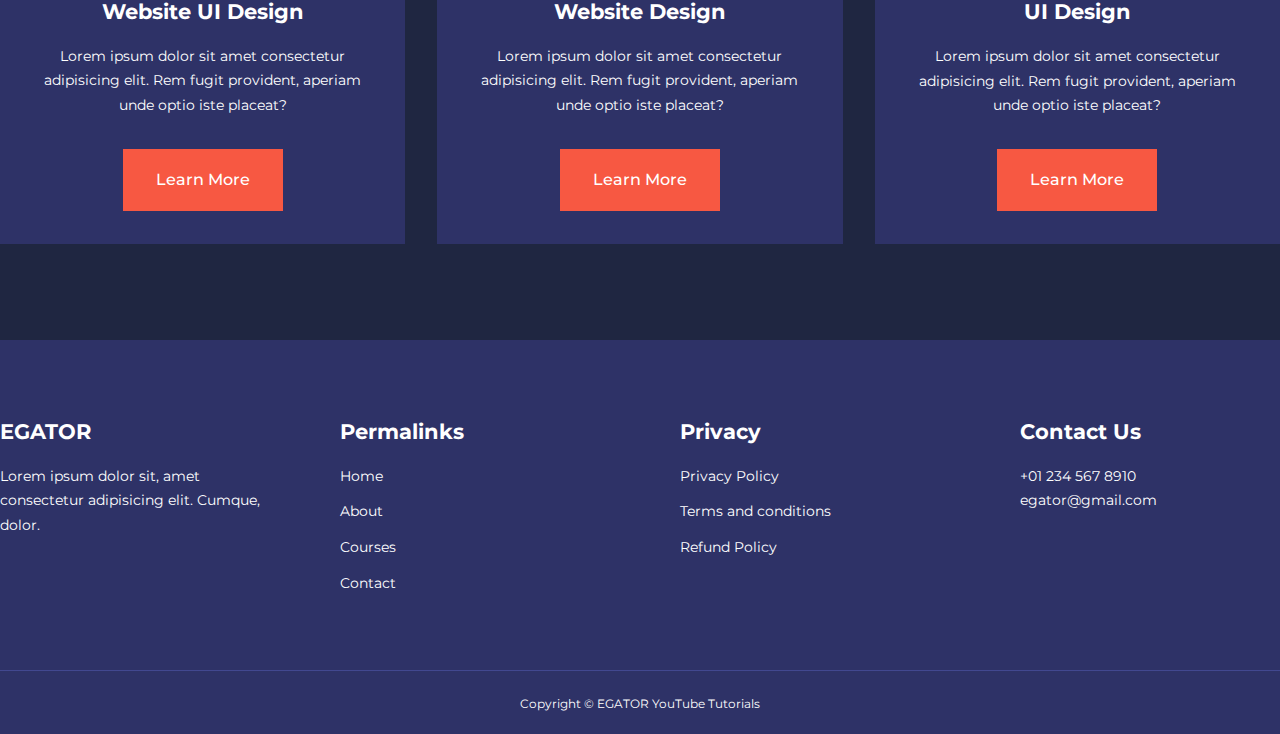
<file: courses.html>
<!DOCTYPE html>
<html lang="en">
  <head>
    <meta charset="UTF-8" />
    <meta name="viewport" content="width=device-width, initial-scale=1.0" />
    <title>
      Responsive Multipage Education Website Using HTML, CSS & Javascript
    </title>

    <!--ICONSCOUT CDN-->
    <link rel="stylesheet" href="https://unicons.iconscout.com/release/v2.1.6/css/unicons.css"/>

    <!--GOOGLE FONTS (MONTSERRAT)-->
    <link rel="preconnect" href="https://fonts.googleapis.com" />
    <link rel="preconnect" href="https://fonts.gstatic.com" crossorigin />
    <link href="https://fonts.googleapis.com/css2?family=Montserrat:wght@300;400;500;600;700;800;900&display=swap" rel="stylesheet"/>

    <!--stylesheet-->
    <link rel="stylesheet" href="./css/style.css"/>

    <style>
    .courses{
        margin-top: 1rem;
    }
    </style>

</head>
<body>
    <nav>
      <div class="container nav__container">
        <a href="index.html"><h4>EGATOR</h4></a>
        <ul class="nav__menu">
          <li><a href="index.html">Home</a></li>
          <li><a href="about.html">About</a></li>
          <li><a href="courses.html">Courses</a></li>
          <li><a href="contact.html">Contact</a></li>
        </ul>
        <button id="open-menu-btn"><i class="uil uil-bars"></i></button>
        <button id="close-menu-btn"><i class="uil uil-multiply"></i></button>
      </div>
    </nav>

    <!--End of Navbar-->

    <!--Courses section-->
    <section class="courses">

            <div class="conatiner courses__container">
                <article class="course">
                    <div class="course__image">
                        <img src="./images/course1.jpg" alt="">
                    </div>
                  <div class="course__info">
                    <h4>Responsive Social Media Website UI Design</h4>
                    <p>Lorem ipsum dolor sit amet consectetur adipisicing elit. Rem fugit provident, aperiam unde optio iste placeat?</p>
                    <a href="courses.html" class="btn btn-primary">Learn More</a>
                  </div>
                </article>
    
                <article class="course">
                    <div class="course__image">
                        <img src="./images/course2.jpg" alt="">
                    </div>
                   <div class="course__info">
                    <h4>Responsive SmartHome Website Design</h4>
                    <p>Lorem ipsum dolor sit amet consectetur adipisicing elit. Rem fugit provident, aperiam unde optio iste placeat?</p>
                    <a href="courses.html" class="btn btn-primary">Learn More</a>
                   </div>
                </article>
    
                <article class="course">
                    <div class="course__image">
                        <img src="./images/course3.jpg" alt="">
                    </div>
                    <div class="course__info">
                    <h4>Responsive Admin Dashboard UI Design</h4>
                    <p>Lorem ipsum dolor sit amet consectetur adipisicing elit. Rem fugit provident, aperiam unde optio iste placeat?</p>
                    <a href="courses.html" class="btn btn-primary">Learn More</a>
                    </div>
                </article>

            <article class="course">
                <div class="course__image">
                    <img src="./images/course4.jpg" alt="">
                </div>
              <div class="course__info">
                <h4>Responsive Social Media Website UI Design</h4>
                <p>Lorem ipsum dolor sit amet consectetur adipisicing elit. Rem fugit provident, aperiam unde optio iste placeat?</p>
                <a href="courses.html" class="btn btn-primary">Learn More</a>
              </div>
            </article>

            <article class="course">
                <div class="course__image">
                    <img src="./images/course5.jpg" alt="">
                </div>
               <div class="course__info">
                <h4>Responsive SmartHome Website Design</h4>
                <p>Lorem ipsum dolor sit amet consectetur adipisicing elit. Rem fugit provident, aperiam unde optio iste placeat?</p>
                <a href="courses.html" class="btn btn-primary">Learn More</a>
               </div>
            </article>

            <article class="course">
                <div class="course__image">
                    <img src="./images/course6.jpg" alt="">
                </div>
                <div class="course__info">
                <h4>Responsive Admin Dashboard UI Design</h4>
                <p>Lorem ipsum dolor sit amet consectetur adipisicing elit. Rem fugit provident, aperiam unde optio iste placeat?</p>
                <a href="courses.html" class="btn btn-primary">Learn More</a>
                </div>
            </article>

            <article class="course">
                    <div class="course__image">
                        <img src="./images/course7.jpg" alt="">
                    </div>
                  <div class="course__info">
                    <h4>Responsive Social Media Website UI Design</h4>
                    <p>Lorem ipsum dolor sit amet consectetur adipisicing elit. Rem fugit provident, aperiam unde optio iste placeat?</p>
                    <a href="courses.html" class="btn btn-primary">Learn More</a>
                  </div>
                </article>
    
                <article class="course">
                    <div class="course__image">
                        <img src="./images/course8.jpg" alt="">
                    </div>
                   <div class="course__info">
                    <h4>Responsive SmartHome Website Design</h4>
                    <p>Lorem ipsum dolor sit amet consectetur adipisicing elit. Rem fugit provident, aperiam unde optio iste placeat?</p>
                    <a href="courses.html" class="btn btn-primary">Learn More</a>
                   </div>
                </article>
    
                <article class="course">
                    <div class="course__image">
                        <img src="./images/course9.jpg" alt="">
                    </div>
                    <div class="course__info">
                    <h4>Responsive Admin Dashboard UI Design</h4>
                    <p>Lorem ipsum dolor sit amet consectetur adipisicing elit. Rem fugit provident, aperiam unde optio iste placeat?</p>
                    <a href="courses.html" class="btn btn-primary">Learn More</a>
                    </div>
                </article>

            <article class="course">
                <div class="course__image">
                    <img src="./images/course10.jpg" alt="">
                </div>
              <div class="course__info">
                <h4>Responsive Social Media Website UI Design</h4>
                <p>Lorem ipsum dolor sit amet consectetur adipisicing elit. Rem fugit provident, aperiam unde optio iste placeat?</p>
                <a href="courses.html" class="btn btn-primary">Learn More</a>
              </div>
            </article>

            <article class="course">
                <div class="course__image">
                    <img src="./images/course11.jpg" alt="">
                </div>
               <div class="course__info">
                <h4>Responsive SmartHome Website Design</h4>
                <p>Lorem ipsum dolor sit amet consectetur adipisicing elit. Rem fugit provident, aperiam unde optio iste placeat?</p>
                <a href="courses.html" class="btn btn-primary">Learn More</a>
               </div>
            </article>

            <article class="course">
                <div class="course__image">
                    <img src="./images/course12.jpg" alt="">
                </div>
                <div class="course__info">
                <h4>Responsive Admin Dashboard UI Design</h4>
                <p>Lorem ipsum dolor sit amet consectetur adipisicing elit. Rem fugit provident, aperiam unde optio iste placeat?</p>
                <a href="courses.html" class="btn btn-primary">Learn More</a>
                </div>
            </article>

             <article class="course">
                    <div class="course__image">
                        <img src="./images/course13.jpg" alt="">
                    </div>
                  <div class="course__info">
                    <h4>Responsive Social Media Website UI Design</h4>
                    <p>Lorem ipsum dolor sit amet consectetur adipisicing elit. Rem fugit provident, aperiam unde optio iste placeat?</p>
                    <a href="courses.html" class="btn btn-primary">Learn More</a>
                  </div>
                </article>
    
                <article class="course">
                    <div class="course__image">
                        <img src="./images/course14.jpg" alt="">
                    </div>
                   <div class="course__info">
                    <h4>Responsive SmartHome Website Design</h4>
                    <p>Lorem ipsum dolor sit amet consectetur adipisicing elit. Rem fugit provident, aperiam unde optio iste placeat?</p>
                    <a href="courses.html" class="btn btn-primary">Learn More</a>
                   </div>
                </article>
    
                <article class="course">
                    <div class="course__image">
                        <img src="./images/course15.jpg" alt="">
                    </div>
                    <div class="course__info">
                    <h4>Responsive Admin Dashboard UI Design</h4>
                    <p>Lorem ipsum dolor sit amet consectetur adipisicing elit. Rem fugit provident, aperiam unde optio iste placeat?</p>
                    <a href="courses.html" class="btn btn-primary">Learn More</a>
                    </div>
                </article>

            <article class="course">
                <div class="course__image">
                    <img src="./images/course16.jpg" alt="">
                </div>
              <div class="course__info">
                <h4>Responsive Social Media Website UI Design</h4>
                <p>Lorem ipsum dolor sit amet consectetur adipisicing elit. Rem fugit provident, aperiam unde optio iste placeat?</p>
                <a href="courses.html" class="btn btn-primary">Learn More</a>
              </div>
            </article>

            <article class="course">
                <div class="course__image">
                    <img src="./images/course17.jpg" alt="">
                </div>
               <div class="course__info">
                <h4>Responsive SmartHome Website Design</h4>
                <p>Lorem ipsum dolor sit amet consectetur adipisicing elit. Rem fugit provident, aperiam unde optio iste placeat?</p>
                <a href="courses.html" class="btn btn-primary">Learn More</a>
               </div>
            </article>

            <article class="course">
                <div class="course__image">
                    <img src="./images/course18.jpg" alt="">
                </div>
                <div class="course__info">
                <h4>Responsive Admin Dashboard UI Design</h4>
                <p>Lorem ipsum dolor sit amet consectetur adipisicing elit. Rem fugit provident, aperiam unde optio iste placeat?</p>
                <a href="courses.html" class="btn btn-primary">Learn More</a>
                </div>
            </article>
        </div>
    </section>
    <!--end of courses section-->


    <!--Footer Section-->
    <footer>
        <div class="conatiner footer__container">
            <div class="footer__1">
                <a href="index.html" class="footer__logo"><h4>EGATOR</h4></a>
                <p>Lorem ipsum dolor sit, amet consectetur adipisicing elit. Cumque, dolor.</p>
            </div>

            <div class="footer__2">
                <h4>Permalinks</h4>
                <ul class="permalinks">
                    <li><a href="index.html">Home</a></li>
                    <li><a href="about.html">About</a></li>
                    <li><a href="courses.html">Courses</a></li>
                    <li><a href="contact.html">Contact</a></li>
                </ul>
            </div>

            <div class="footer__3">
                <h4>Privacy</h4>
                <ul class="privacy">
                    <li><a href="#">Privacy Policy</a></li>
                    <li><a href="#">Terms and conditions</a></li>
                    <li><a href="#">Refund Policy</a></li>
                </ul>
            </div>

            <div class="footer__4">
                <h4>Contact Us</h4>
                <div>
                    <p>+01 234 567 8910</p>
                    <p>egator@gmail.com</p>
                </div>

                <ul class="footer__socials">
                    <li><a href="#"><i class="uil uil-facebook-f"></i></a></li>
                    <li><a href="#"><i class="uil uil-instagram-alt"></i></a></li>
                    <li><a href="#"><i class="uil uil-twitter"></i></a></li>
                    <li><a href="#"><i class="uil uil-linkedin-alt"></i></a></li>
                </ul>
        </div>
        </div>

    <div class="footer__copyright">
        <small>Copyright &copy; EGATOR YouTube Tutorials</small>
    </div>
    </footer>
    <!--End of Footer Sction-->

    <script src="main.js"></script>
</body>
</html>
</file>
<file: css/style.css>
* {
    margin: 0;
    padding: 0;
    border: 0;
    outline: 0;
    text-decoration: none;
    list-style: none;
    box-sizing: border-box;
  }
  
  :root {
    --color-primary: #6c63ff;
    --color-success: #00bf8e;
    --color-warning: #f7c94b;
    --color-danger: #f75842;
    --color-danger-variant: rgba(247, 88, 66, 0.4);
    --color-white: #fff;
    --color-light: rgba(255, 255, 255, 0.7);
    --color-black: #000;
    --color-bg: #1f2641;
    --color-bg1: #2e3267;
    --color-bg2: #424890;
  
    --container-width-lg: 80%;
    --container-width-md: 90%;
    --container-width-sm: 94%;
  
    --transition: all 400ms ease;
  }
  
  body {
    font-family: "Montserrat", sans-serif;
    line-height: 1.7;
    color: var(--color-white);
    background: var(--color-bg);
  }
  
  .container {
    width: var(--container-width-lg);
    margin: 0 auto;
  }
  
  section {
    padding: 6rem 0;
  }
  
  section h2 {
    text-align: center;
    margin-bottom: 4rem;
  }
  
  h1,
  h2,
  h3,
  h4,
  h5 {
    line-height: 1.2;
  }
  
  h1 {
    font-size: 2.4rem;
  }
  
  h2 {
    font-size: 2rem;
  }
  
  h3 {
    font-size: 1.6rem;
  }
  
  h4 {
    font-size: 1.3rem;
  }
  
  a {
    color: var(--color-white);
  }
  
  img {
    width: 100%;
    display: block;
    object-fit: cover;
  }
  
  .btn {
    display: inline-block;
    background: var(--color-white);
    color: var(--color-black);
    padding: 1rem 2rem;
    border: 1px solid transparent;
    font-weight: 500;
    transition: var(--transition);
  }
  
  .btn:hover {
    background: transparent;
    color: var(--color-white);
    border-color: var(--color-white);
  }
  
  .btn-primary {
    background: var(--color-danger);
    color: var(--color-white);
  }
  
  /*================NAVBAR================== */
  
  nav {
    background: transparent;
    width: 100vw;
    height: 5rem;
    position: fixed;
    top: 0;
    z-index: 11;
  }
  
  /* change navbar style on scroll using javascript */
  
  .window-scroll {
    background: var(--color-primary);
    box-shadow: 0 1rem 2rem rgba(0, 0, 0, 0.2);
  }
  
  .nav__container {
    height: 100%;
    display: flex;
    justify-content: space-between;
    align-items: center;
  }
  
  nav button {
    display: none;
  }
  
  .nav__menu {
    display: flex;
    align-items: center;
    gap: 4rem;
  }
  
  .nav__menu a {
    font-size: 0.9rem;
    transition: var(--transition);
  }
  
  .nav__menu a:hover {
    color: var(--color-bg2);
  }
  
  /*================HEADER================== */
  
  header {
    position: relative;
    top: 5rem;
    overflow: hidden;
    height: 70vh;
    margin-bottom: 5rem;
  }
  
  .header__container {
    display: grid;
    grid-template-columns: 1fr 1fr;
    align-items: center;
    gap: 5rem;
  }
  
  .header__left p {
    margin: 1rem 0 2.4rem;
  }
  
  /*============CATEGORIES===================*/
  
  .categories {
    background: var(--color-bg1);
    height: 32rem;
  }
  
  .categories h1 {
    line-height: 1;
    margin-bottom: 3rem;
  }
  
  .categories__container {
    display: grid;
    grid-template-columns: 40% 60%;
    /* gap: 4rem; */
  }
  
  .categories__left {
    margin-right: 4rem;
  }
  
  .categories__left p {
    margin: 1rem 0 3rem;
  }
  
  .categories__right {
    display: grid;
    grid-template-columns: repeat(3, 1fr);
    gap: 1.2rem;
  }
  
  .category {
    background: var(--color-bg2);
    padding: 2rem;
    border-radius: 2rem;
    transition: var(--transition);
  }
  
  .category:hover {
    box-shadow: 0 3rem 3rem rgba(0, 0, 0, 0.3);
    z-index: 1;
  }
  
  .category:nth-child(2) .category__icon {
    background: var(--color-danger);
  }
  
  .category:nth-child(3) .category__icon {
    background: var(--color-success);
  }
  
  .category:nth-child(4) .category__icon {
    background: var(--color-warning);
  }
  
  .category:nth-child(5) .category__icon {
    background: var(--color-success);
  }
  
  .category__icon {
    background: var(--color-primary);
    padding: 0.7rem;
    border-radius: 0.9rem;
  }
  
  .category h5 {
    margin: 2rem 0 1rem;
  }
  
  .category p {
    font-size: 0.8rem;
  }
  
  /* POPULAR COURSES */
  
  .courses {
    margin-top: 10rem;
  }
  
  .courses__container {
    display: grid;
    grid-template-columns: repeat(3, 1fr);
    gap: 2rem;
  }
  
  .course {
    background: var(--color-bg1);
    text-align: center;
    border: 1px solid transparent;
    transition: var(--transition);
  }
  
  .course:hover {
    background: transparent;
    border-color: var(--color-primary);
  }
  
  .course__info {
    padding: 2rem;
  }
  
  .course__info p {
    margin: 1.2rem 0 2rem;
    font-size: 0.9rem;
  }
  /* ================FAQs============= */
  
  .faqs {
    background: var(--color-bg1);
    box-shadow: inset 0 0 3rem rgba(0, 0, 0, 0.5);
  }
  
  .faqs__container {
    display: grid;
    grid-template-columns: 1fr 1fr;
    gap: 1rem;
  }
  
  .faq {
    padding: 2rem;
    display: flex;
    align-items: center;
    gap: 1.4rem;
    height: fit-content;
    background: var(--color-primary);
    cursor: pointer;
  }
  
  .faq h4 {
    font-size: 1rem;
    line-height: 2.2;
  }
  
  .faq__icon {
    align-self: flex-start;
    font-size: 1.2rem;
  }
  
  .faq p {
    margin-top: 0.8rem;
    display: none;
  }
  
  .faq.open p {
    display: block;
  }
  
  /* =================TESTIMONIALS============== */
  
  .testimonials__container {
    overflow-x: hidden;
    position: relative;
    margin-bottom: 5rem;
  }
  
  .testimonial {
    padding-top: 2rem;
  }
  
  .avatar {
    width: 6rem;
    height: 6rem;
    border-radius: 50%;
    overflow: hidden;
    margin: 0 auto 1rem;
    border: 1rem solid var(--color-bg1);
  }
  
  .testimonial__info {
    text-align: center;
  }
  
  .testimonial__body {
    background: var(--color-primary);
    padding: 2rem;
    margin-top: 3rem;
    position: relative;
  }
  
  .testimonial__body::before {
    content: "";
    display: block;
    background: linear-gradient(
      135deg,
      transparent,
      var(--color-primary),
      var(--color-primary),
      var(--color-primary)
    );
    width: 3rem;
    height: 3rem;
    position: absolute;
    left: 50%;
    top: -1.5rem;
    transform: rotate(45deg);
  }
  
  /* ============FOOTER================ */
  
  footer {
    background: var(--color-bg1);
    padding-top: 5rem;
    font-size: 0.9rem;
  }
  
  .footer__container {
    display: grid;
    grid-template-columns: repeat(4, 1fr);
    gap: 5rem;
  }
  
  .footer__container > div h4 {
    margin-bottom: 1.2rem;
  }
  
  .footer__1 p {
    margin: 0 0 2rem;
  }
  
  footer ul li {
    margin-bottom: 0.7rem;
  }
  
  footer ul li a:hover {
    text-decoration: underline;
  }
  
  .footer__socials {
    display: flex;
    gap: 1rem;
    font-size: 1.2rem;
    margin-top: 2rem;
  }
  
  .footer__copyright {
    text-align: center;
    margin-top: 4rem;
    padding: 1.2rem 0;
    border-top: 1px solid var(--color-bg2);
  }
  
  /* ========MEDIA QUERIES (TABLETS)============ */
  
  @media screen and (max-width: 1024px) {
    .container {
      width: var(--container-width-md);
    }
  
    h1 {
      font-size: 2.2rem;
    }
  
    h2 {
      font-size: 1.7rem;
    }
    h3 {
      font-size: 1.4rem;
    }
  
    h4 {
      font-size: 1.2rem;
    }
  
    /* ======NAVBAR======== */
  
    nav button {
      display: inline-block;
      background: transparent;
      font-size: 1.8rem;
      color: var(--color-white);
      cursor: pointer;
    }
  
    nav button#close-menu-btn {
      display: none;
    }
  
    .nav__menu {
      position: fixed;
      top: 5rem;
      right: 5%;
      height: fit-content;
      width: 18rem;
      flex-direction: column;
      gap: 0;
      display: none;
    }
  
    .nav__menu li {
      width: 100%;
      height: 5.8rem;
      animation: animateNavItems 400ms linear forwards;
      transform-origin: top right;
      opacity: 0;
    }
    .nav__menu li:nth-child(2) {
      animation-delay: 200ms;
    }
  
    .nav__menu li:nth-child(3) {
      animation-delay: 400ms;
    }
  
    .nav__menu li:nth-child(4) {
      animation-delay: 600ms;
    }
  
    @keyframes animateNavItems {
      0% {
        transform: rotateZ(-90deg) rotateX(90deg) scale(0.1);
      }
      100% {
        transform: rotateZ(0) rotateX(0) scale(1);
        opacity: 1;
      }
    }
  
    .nav__menu li a {
      background: var(--color-primary);
      box-shadow: -4rem 6rem 10rem rgba(0, 0, 0, 0.6);
      width: 100%;
      height: 100%;
      display: grid;
      place-items: center;
    }
  
    .nav__menu li a:hover {
      background: var(--color-bg2);
      color: var(--color-white);
    }
  
    /* =====================HEADER=================== */
    header {
      height: 52vh;
      margin-bottom: 4rem;
    }
  
    .header__container {
      gap: 0;
      padding-bottom: 3rem;
    }
  
    /* ========================CATEGORIES======================= */
  
    .categories {
      height: auto;
    }
  
    .categories__container {
      grid-template-columns: 1fr;
      gap: 3rem;
    }
  
    .categories__left {
      margin-right: 0;
    }
  
    /* ==============POPULAR COURSES============ */
  
    .courses {
      margin-top: 0;
    }
  
    .courses__container {
      grid-template-columns: 1fr 1fr;
    }
  
    /* =======================FAQs================== */
  
    .faqs__container {
      grid-template-columns: 1fr;
    }
  
    .faq {
      padding: 1.5rem;
    }
  
    /* ==========================FOOTER================== */
  
    .footer__container {
      grid-template-columns: 1fr 1fr;
    }
  }
  
  /* ==================MEDIA QUERIES (PHONE)================= */
  
  @media screen and (max-width: 600px) {
    .container {
      width: var(--container-width-sm);
    }
  
    /* =================NAVBAR============== */
  
    .nav__menu {
      right: 3%;
    }
  
    /* ==================HEADER============ */
  
    header {
      height: 100vh;
    }
  
    .header__container {
      grid-template-columns: 1fr;
      text-align: center;
      margin-top: 0;
    }
  
    .header__left p {
      margin-bottom: 1.3rem;
    }
  
    /* ===========CATEGORIES============== */
  
    .Categories__right {
      grid-template-columns: 1fr 1fr;
      gap: 0.7rem;
    }
  
    .category {
      padding: 1rem;
      border-radius: 1rem;
    }
  
    .category__icon {
      margin-top: 4px;
      display: inline-block;
    }
  
    /* ============POPULAR COURSES================== */
  
    .courses__container {
      grid-template-columns: 1fr;
    }
  
    /* ==================TESTIMONIALS=================== */
  
    .testimonial__body {
      padding: 1.2rem;
    }
  
    /* ========================FOOTER=================== */
  
    .footer__container {
      grid-template-columns: 1fr;
      text-align: center;
      gap: 2rem;
    }
  
    .footer__1 p {
      margin: 1rem auto;
    }
  
    .footer__socials {
      justify-content: center;
    }
  }
</file>
<file: css/about.css>
:root{
    --color-primary: #6c63ff;
    --color-success: #00bf8e;
    --color-warning:#f7c94b;
    --color-danger:#f75842;
    --color-danger-variant: rba(247, 88, 66, 0.4);
    --color-white:#fff;
    --color-light:rgba(255,255,255,0.7);
    --color-black:#000;
    --color-bg:#1f2641;
    --color-bg1:#2e3267;
    --color-bg2:#424890;

    --container-width-lg: 76%;
    --container-width-md: 90%;
    --container-width-sm: 94%;

    --transition: all 400ms ease;
}

/*-------------------Achievements----------------------*/

.about__achievements{
    margin-top: 3rem;
}

.about__achievements__container{
    display: grid;
    grid-template-columns: 40% 60%;
    gap: 5rem;
}

.about__achievements__right > p{
    margin: 1.6rem 0 2.5rem ;
}

.achievements__cards{
    display: grid;
    grid-template-columns: repeat(3,3fr);
    gap: 1.5rem;
}

.achievement__card{
    background: var(--color-bg1);
    padding: 1.6rem;
    border-radius: 1rem;
    text-align: center;
    transition: var(--transition);
}

.achievement__card:hover{
    background:var(--color-bg2);
    box-shadow: 0 3rem 3rem rgba(0, 0, 0, 0.3);
}

.achievement_icon{
    background: var(--color-danger);
    border: 0.6rem;
    border-radius: 1rem;
    display: inline-block;
    margin-bottom: 2rem;
    font-size: 2rem;
}

.achievement__card:nth-child(2)
.achievement_icon{
    background: var(--color-success);
}

.achievement__card:nth-child(3)
.achievement_icon{
    background: var(--color-primary);
}

.achievement__card p{
    margin-top: 1rem;
}

/*-----------------Team section--------------*/

.team{
    background: var(--color-bg1);
    box-shadow: inset 0 0 3rem rgba(0, 0, 0, 0.3);
}

.team__container{
    display: grid;
    grid-template-columns: repeat(4, 1fr);
    gap: 2rem;
}

.team__member{
    background: var(--color-bg2);
    padding: 2rem;
    border: 1px solid transparent;
    transition: var(--transition);
    position: relative;
    overflow: hidden;
}

.team__member:hover{
    background: transparent;
    border-color: var(--color-primary);
}

.team__member__image img{
    filter: saturate(0);
}

.team__member__image:hover img{
    filter: saturate(1);
}

.team__member__info *{
    text-align: center;
    margin-top: 1.4rem;
}

.team__member__info p{
    color: var(--color-light);
}

.team__member__socials{
    position: absolute;
    top: 50%;
    transform: translateY(-50%);
    right: -100%;
    display: flex;
    flex-direction: column;
    background: var(--color-primary);
    border-radius: 1rem 0 0 1rem;
    box-shadow: -2rem 0 2rem rgba(0, 0, 0, 0.3);
    transition: var(--transition);
}

.team__member:hover .team__member__socials{
    right: 0;
}

.team__member__socials a{
    padding: 1rem;
}

/*-------------------media query(tablets)--------------*/

@media screen and (max-width: 1024px) {
    .about__achievements{
        margin-top: 2rem;
    }

    .about__achievements__container{
        grid-template-columns: 1fr;
        gap: 4rem;
    }

    .about__achievements__left{
        width: 80%;
        margin: 0 auto;
    }

    .team__container{
        grid-template-columns: repeat(3, 1fr);
        gap: 1.5rem;
    }

    .team__member{
        padding: 1rem;
    }
}

/*-------------------------media queries(phones)-------------------------------*/

@media screen and (max-width: 600px) {
    .achievements__cards{
        grid-template-columns: 1fr 1fr;
        gap: 0.7rem;
    }

    .team__container{
        grid-template-columns: 1fr 1fr;
        gap: 0.7rem;
    }

    .team__member{
        padding: 0;
    }

    .team__member p{
        margin-bottom: 1.5rem;
    }
    
}
</file>
<file: css/contact.css>
:root{
    --color-primary: #6c63ff;
    --color-success: #00bf8e;
    --color-warning:#f7c94b;
    --color-danger:#f75842;
    --color-danger-variant: rba(247, 88, 66, 0.4);
    --color-white:#fff;
    --color-light:rgba(255,255,255,0.7);
    --color-black:#000;
    --color-bg:#1f2641;
    --color-bg1:#2e3267;
    --color-bg2:#424890;

    --container-width-lg: 76%;
    --container-width-md: 90%;
    --container-width-sm: 94%;

    --transition: all 400ms ease;
}

/*--------------------------------aside--------------------*/

.contact__container {
    background: var(--color-bg1);
    padding: 4rem;
    display: grid;
    grid-template-columns: 40% 60%;
    gap: 4rem;
    height: 30rem;
    margin: 7rem auto;
    border-radius: 1rem;
}

/* =========ASIDE=================== */

.contact__aside {
    background: var(--color-primary);
    padding: 3rem;
    border-radius: 1rem;
    position: relative;
    bottom: 10rem;
}

.aside__image{
    width: 12rem;
    margin-bottom: 2rem;
}

.contact__aside h2 {
    text-align: left;
    margin-bottom: 1rem;
}

.contact__aside p{
    font-size: 0.9rem;
    margin-bottom: 2rem;
}

.contact__details li{
    display: flex;
    gap: 1rem;
    align-items: center;
    margin-bottom: 1rem;
}

.contact__socials{
    display: flex;
    gap: 0.8rem;
    margin-top: 3rem;
}

.contact__socials a {
    background: var(--color-bg2);
    padding: 0.5rem;
    border-radius: 50%;
    font-size: 0.9rem;
    transition: var(--transition);
}

.contact__socials a:hover {
    background: transparent;
}

/* ========================FORM=================== */

.contact__form{
    display: flex;
    flex-direction: column;
    gap: 1.2rem;
    margin-right: 4rem;
}

.form__name {
    display: flex;
    gap: 1.2rem;
}

.contact__form input[type="text"] {
    width: 50%;
}

input, textarea {
    width: 100%;
    padding: 1rem;
    background: var(--color-bg);
    color: var(--color-white);
}

.contact__form .btn {
    width: max-content;
    margin-top: 1rem;
    cursor: pointer;
}

/* =====================MEDIA QUERY TABLET================== */

@media screen and (max-width:1024px) {
    .contact {
        /* padding-bottom: 0; */
    }
    .contact__container {
        gap: 1.5rem;
        margin-top: 3rem;
        height: auto;
        padding: 1.5rem;
    }

    .contact__aside {
        width: auto;
        padding: 1.5rem;
        bottom: 0;
    }

    .contact__form {
        align-self: center;
        margin-right: 1.5rem;
    }
}

/* =======================MEDIA QUERY PHONE=============== */


@media screen and (max-width: 600px){
    .contact__container {
        grid-template-columns: 1fr;
        gap: 3rem;
        margin-top: 0;
        padding: 0;
    }

    .contact__form {
        margin: 0 1.5rem 3rem;
    }

    .form__name{
flex-direction: column;
    }

    .form__name input[type="text"]{
        width: 100%;
    }
}
</file>
